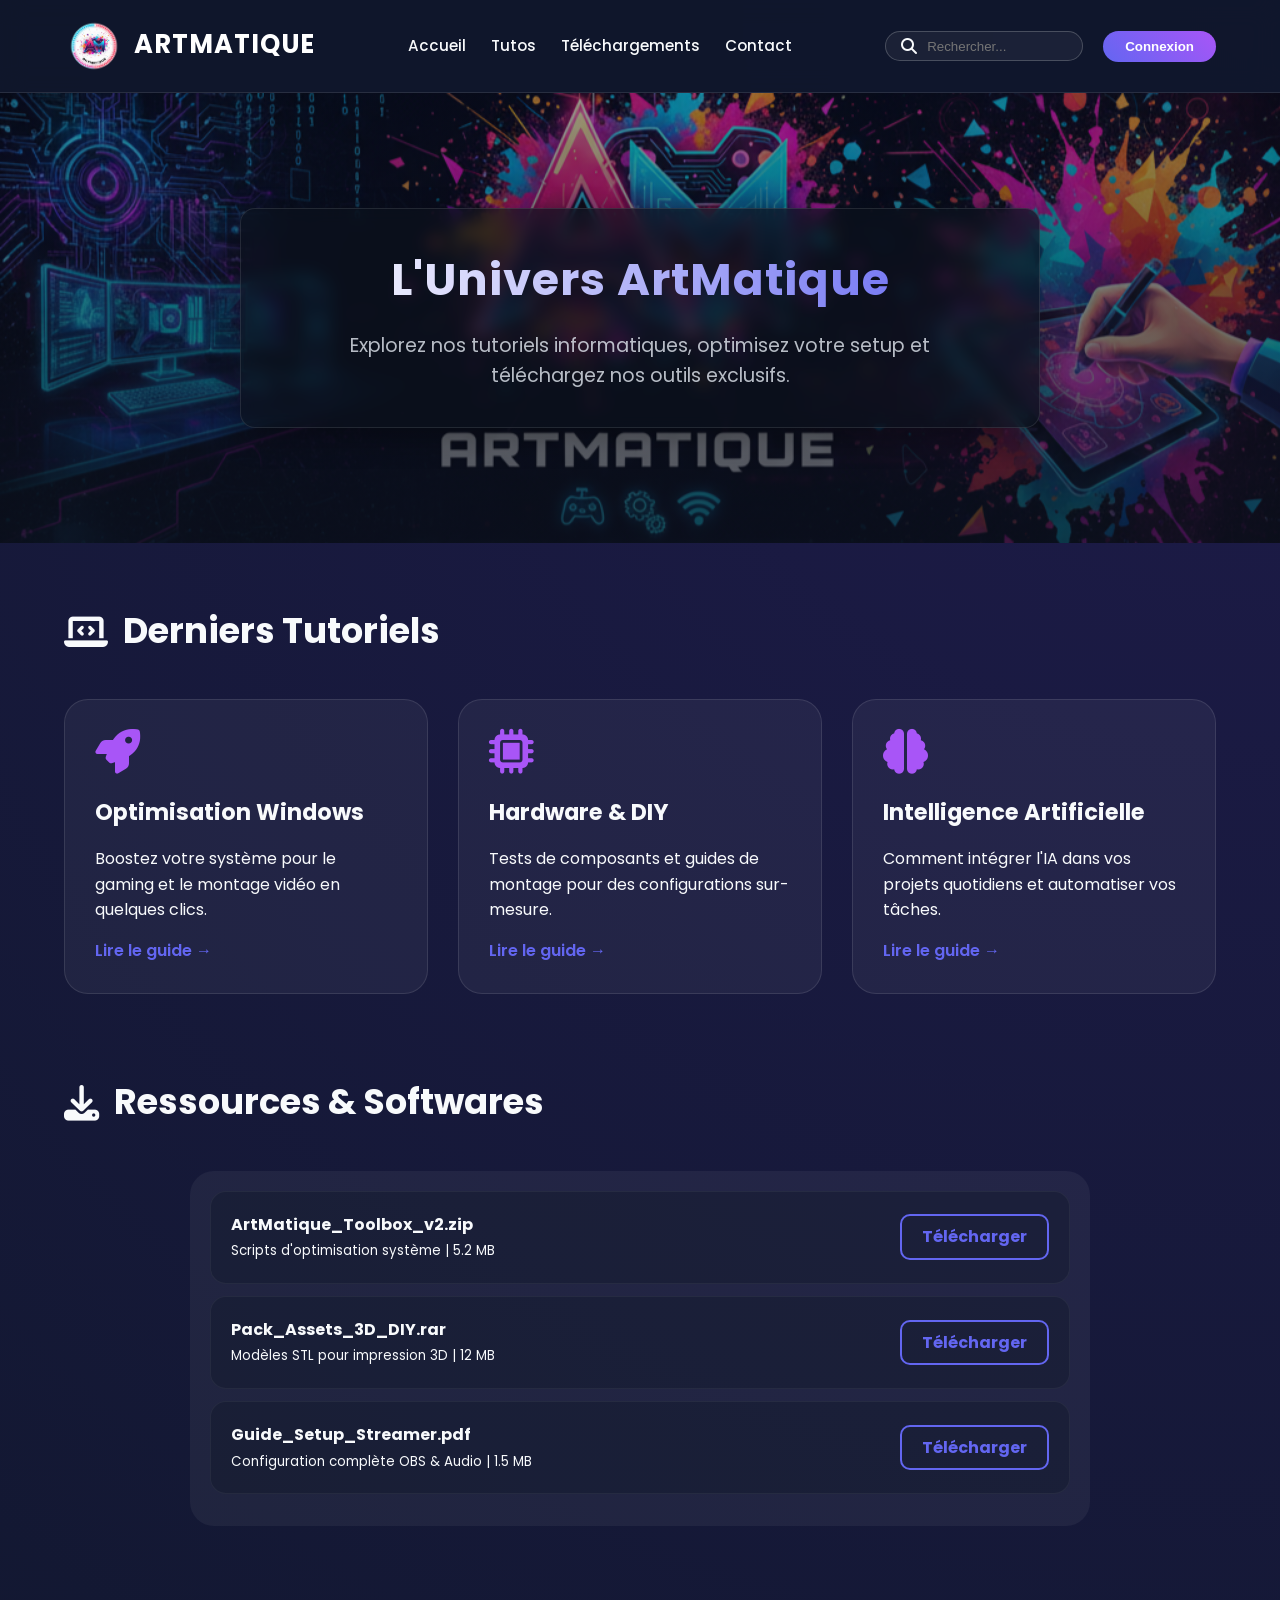
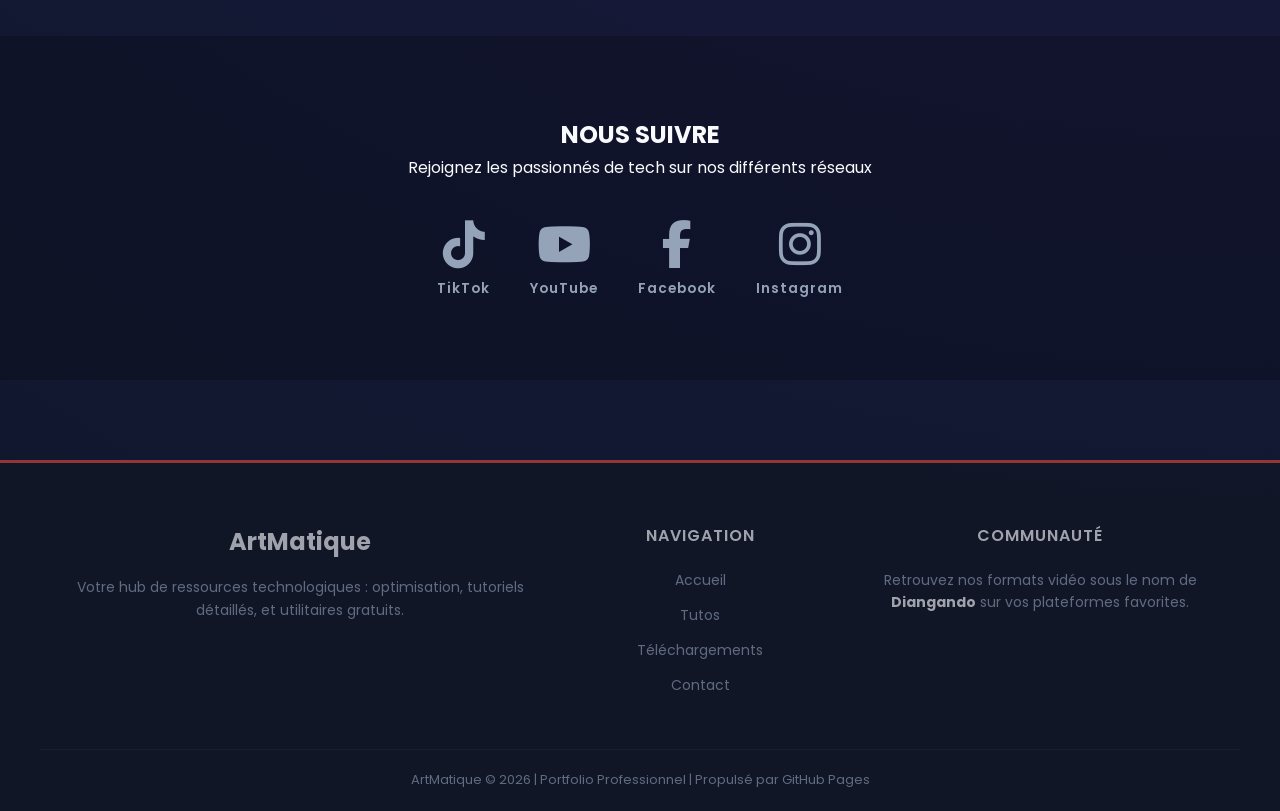
<file: index.html>
<!DOCTYPE html>
<html lang="fr">
<head>
    <meta charset="UTF-8">
    <meta name="description" content="ArtMatique - Tutoriels informatiques, optimisation PC, logiciels et ressources gratuites.">
    <meta name="keywords" content="informatique, tutoriel, windows, optimisation pc, logiciels, tech Sénégal">
    <meta name="author" content="ArtMatique">
    <meta name="viewport" content="width=device-width, initial-scale=1.0">
    <meta name="google-site-verification" content="CcK7PW3q4eCHnU6sGk1ZjInFiMDiixzeIgjHtxkePN4" />
    <meta name="google-adsense-account" content="ca-pub-4691083985046231">
    <script async src="https://pagead2.googlesyndication.com/pagead/js/adsbygoogle.js?client=ca-pub-4691083985046231"
     crossorigin="anonymous"></script>
    <title>ArtMatique</title>
    
    <link rel="stylesheet" href="https://cdnjs.cloudflare.com/ajax/libs/font-awesome/6.4.0/css/all.min.css">
    <link href="https://fonts.googleapis.com/css2?family=Poppins:wght@300;400;600;700&display=swap" rel="stylesheet">
    <link rel="stylesheet" href="css/style.css">
</head> 
<body>

<header>
    <div class="logo">
        <a href="index.html" title="logo_artmatique"><img src="assets/logo_1.png" alt="Logo" class="logo-img"></a><span>ArtMatique</span>
    </div>
    <nav>
        <ul>
            <li><a href="index.html">Accueil</a></li>
            <li><a href="tutos.html">Tutos</a></li>
            <li><a href="downloads.html">Téléchargements</a></li>
            <li><a href="contact.html">Contact</a></li>
        </ul>
    </nav>
    <div class="nav-tools">
        <div class="search-box">
            <i class="fas fa-search"></i>
            <input type="text" placeholder="Rechercher...">
        </div>
        <button class="btn-login">Connexion</button>
    </div>
</header>

<!-- Section Hero avec gestion de la bannière en arrière-plan -->
<section class="hero">
    <div class="hero-content">
        <h1>L'Univers ArtMatique</h1>
        <p>Explorez nos tutoriels informatiques, optimisez votre setup et téléchargez nos outils exclusifs.</p>
    </div>
</section>

<div class="container">
    
    <h2 class="section-title" id="tutos"><i class="fas fa-laptop-code"></i> Derniers Tutoriels</h2>
    <div class="grid_main">
        <div class="card">
            <i class="fas fa-rocket"></i>
            <h3>Optimisation Windows</h3>
            <p>Boostez votre système pour le gaming et le montage vidéo en quelques clics.</p>
            <a href="#" style="color:var(--primary); text-decoration:none; margin-top:15px; display:block; font-weight:600;">Lire le guide →</a>
        </div>
        <div class="card">
            <i class="fas fa-microchip"></i>
            <h3>Hardware & DIY</h3>
            <p>Tests de composants et guides de montage pour des configurations sur-mesure.</p>
            <a href="#" style="color:var(--primary); text-decoration:none; margin-top:15px; display:block; font-weight:600;">Lire le guide →</a>
        </div>
        <div class="card">
            <i class="fas fa-brain"></i>
            <h3>Intelligence Artificielle</h3>
            <p>Comment intégrer l'IA dans vos projets quotidiens et automatiser vos tâches.</p>
            <a href="#" style="color:var(--primary); text-decoration:none; margin-top:15px; display:block; font-weight:600;">Lire le guide →</a>
        </div>
    </div>

    <h2 class="section-title" id="downloads" style="margin-top: 80px;"><i class="fas fa-download"></i> Ressources & Softwares</h2>
    <div class="download-container">
        <div class="dl-item">
            <div>
                <strong>ArtMatique_Toolbox_v2.zip</strong><br>
                <small>Scripts d'optimisation système | 5.2 MB</small>
            </div>
            <a href="#" class="btn-action">Télécharger</a>
        </div>
        <div class="dl-item">
            <div>
                <strong>Pack_Assets_3D_DIY.rar</strong><br>
                <small>Modèles STL pour impression 3D | 12 MB</small>
            </div>
            <a href="#" class="btn-action">Télécharger</a>
        </div>
        <div class="dl-item">
            <div>
                <strong>Guide_Setup_Streamer.pdf</strong><br>
                <small>Configuration complète OBS & Audio | 1.5 MB</small>
            </div>
            <a href="#" class="btn-action">Télécharger</a>
        </div>
    </div>

</div>

<section class="social-section" id="contact">
    <h2>NOUS SUIVRE</h2>
    <p>Rejoignez les passionnés de tech sur nos différents réseaux</p>
    <div class="social-links">
        <a href="https://tiktok.com/@diangando1" class="social-icon tiktok">
            <i class="fab fa-tiktok"></i>
            <span>TikTok</span>
        </a>
        <a href="https://www.youtube.com/@Mekartronique" class="social-icon youtube">
            <i class="fab fa-youtube"></i>
            <span>YouTube</span>
        </a>
        <a href="#" class="social-icon facebook">
            <i class="fab fa-facebook-f"></i>
            <span>Facebook</span>
        </a>
        <a href="#" class="social-icon instagram">
            <i class="fab fa-instagram"></i>
            <span>Instagram</span>
        </a>
    </div>
</section>

<!-- Footer Nouveau et Plus Cool -->
<footer class="main-footer">
    <div class="footer-container">
        <div class="footer-brand">
            <h3>ArtMatique</h3>
            <p>Votre hub de ressources technologiques : optimisation, tutoriels détaillés, et utilitaires gratuits.</p>
        </div>
        <div class="footer-links">
            <h4>Navigation</h4>
            <ul>
                <li><a href="index.html">Accueil</a></li>
                <li><a href="tutos.html">Tutos</a></li>
                <li><a href="downloads.html">Téléchargements</a></li>
                <li><a href="contact.html">Contact</a></li>
            </ul>
        </div>
        <div class="footer-community">
            <h4>Communauté</h4>
            <p>Retrouvez nos formats vidéo sous le nom de <strong>Diangando</strong> sur vos plateformes favorites.</p>
        </div>
    </div>
    <div class="footer-bottom">
        <p>ArtMatique &copy; 2026 | Portfolio Professionnel | Propulsé par GitHub Pages</p>
    </div>
</footer>

</body>
</html>
</file>
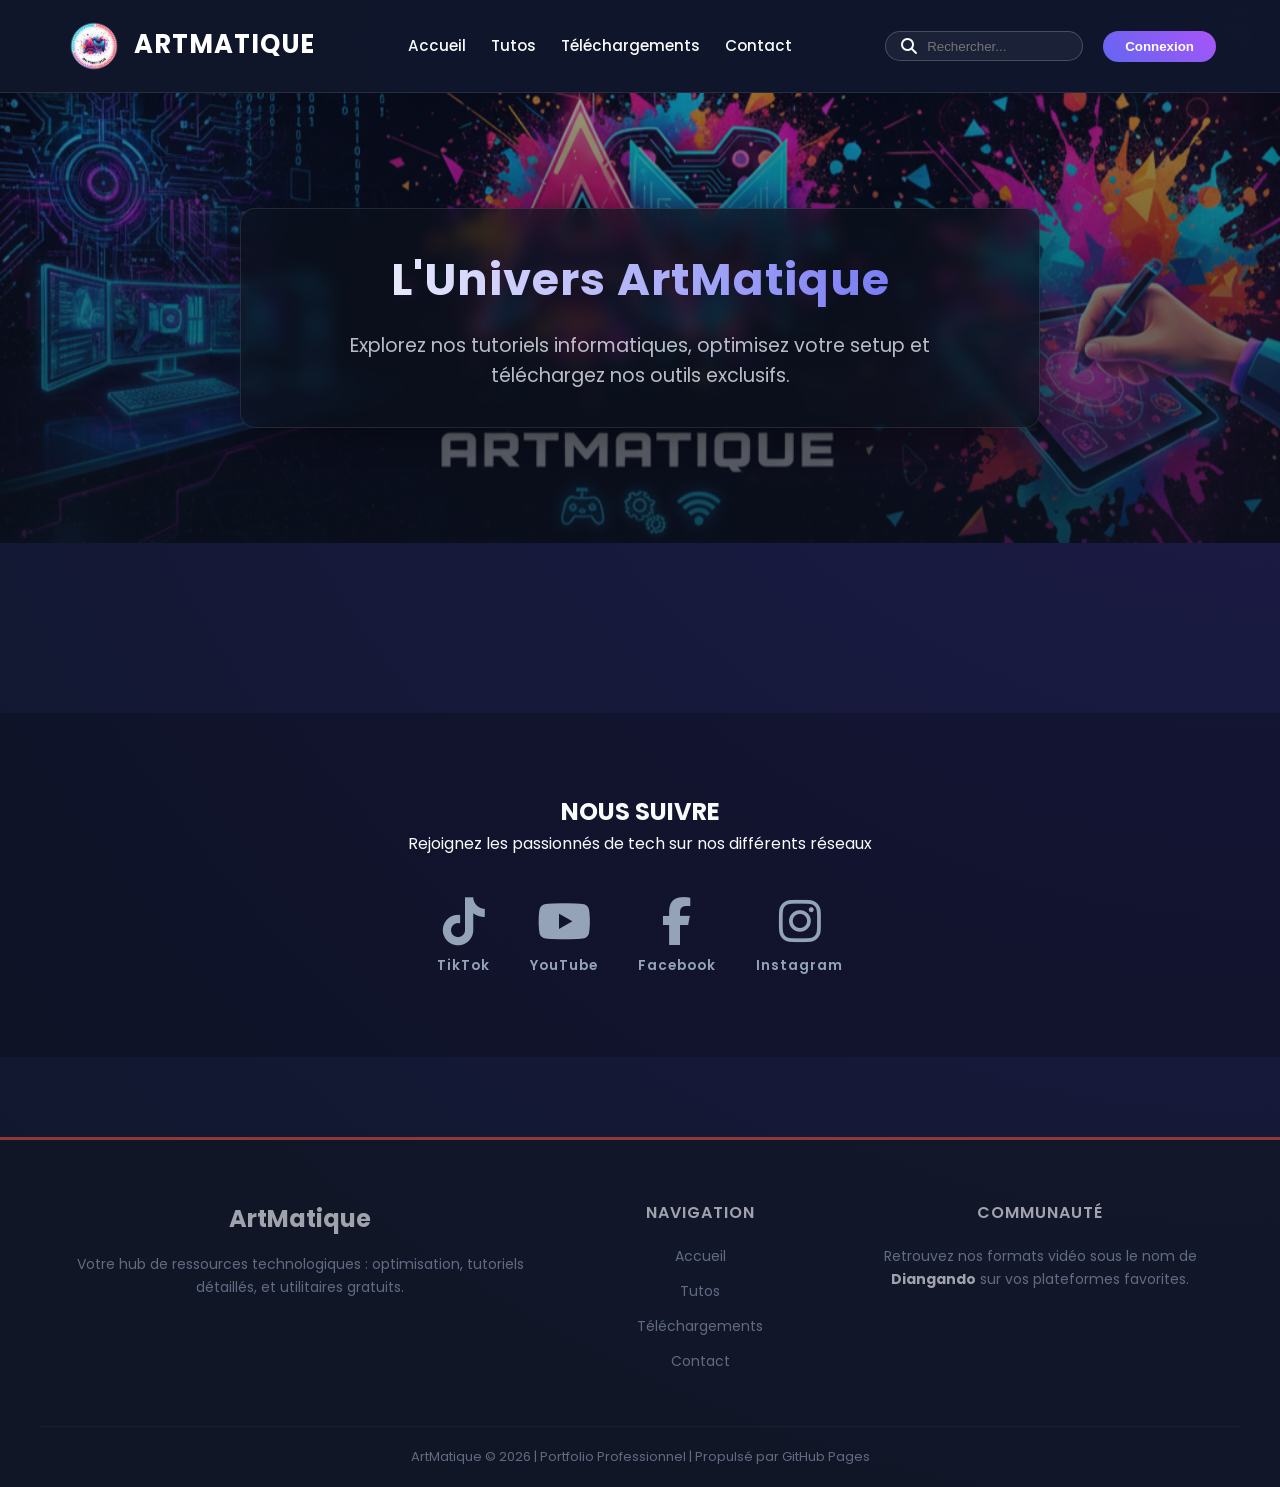
<file: contact.html>
<!DOCTYPE html>
<html lang="fr">
<head>
    <meta charset="UTF-8">
    <meta name="viewport" content="width=device-width, initial-scale=1.0">
    <title>Contact</title>
    
    <link rel="stylesheet" href="https://cdnjs.cloudflare.com/ajax/libs/font-awesome/6.4.0/css/all.min.css">
    <link href="https://fonts.googleapis.com/css2?family=Poppins:wght@300;400;600;700&display=swap" rel="stylesheet">
        <meta name="google-site-verification" content="CcK7PW3q4eCHnU6sGk1ZjInFiMDiixzeIgjHtxkePN4" />
    <script async src="https://pagead2.googlesyndication.com/pagead/js/adsbygoogle.js?client=ca-pub-4691083985046231"
     crossorigin="anonymous"></script>
    <link rel="stylesheet" href="css/style.css">
</head>
<body>

<header>
<div class="logo">
        <a href="index.html" title = "logo_artmatique" ><img src="assets/logo_1.png" alt="Logo" class="logo-img"></a><span>ArtMatique</span>
    </div>
    <nav>
        <ul>
            <li><a href="index.html">Accueil</a></li>
            <li><a href="tutos.html">Tutos</a></li>
            <li><a href="downloads.html">Téléchargements</a></li>
            <li><a href="contact.html">Contact</a></li>
        </ul>
    </nav>
    <div class="nav-tools">
        <div class="search-box">
            <i class="fas fa-search"></i>
            <input type="text" placeholder="Rechercher...">
        </div>
        <button class="btn-login">Connexion</button>
    </div>
</header>

<section class="hero">
    <div class="hero-content">
        <h1>L'Univers ArtMatique</h1>
        <p>Explorez nos tutoriels informatiques, optimisez votre setup et téléchargez nos outils exclusifs.</p>
    </div>
</section>

<div class="container">
   

</div>

<section class="social-section" id="contact">
    <h2>NOUS SUIVRE</h2>
    <p>Rejoignez les passionnés de tech sur nos différents réseaux</p>
    <div class="social-links">
        <a href="https://tiktok.com/@diangando1" class="social-icon tiktok">
            <i class="fab fa-tiktok"></i>
            <span>TikTok</span>
        </a>
        <a href="https://www.youtube.com/@Mekartronique" class="social-icon youtube">
            <i class="fab fa-youtube"></i>
            <span>YouTube</span>
        </a>
        <a href="#" class="social-icon facebook">
            <i class="fab fa-facebook-f"></i>
            <span>Facebook</span>
        </a>
        <a href="#" class="social-icon instagram">
            <i class="fab fa-instagram"></i>
            <span>Instagram</span>
        </a>
    </div>
</section>

<footer class="main-footer">
    <div class="footer-container">
        <div class="footer-brand">
            <h3>ArtMatique</h3>
            <p>Votre hub de ressources technologiques : optimisation, tutoriels détaillés, et utilitaires gratuits.</p>
        </div>
        <div class="footer-links">
            <h4>Navigation</h4>
            <ul>
                <li><a href="index.html">Accueil</a></li>
                <li><a href="tutos.html">Tutos</a></li>
                <li><a href="downloads.html">Téléchargements</a></li>
                <li><a href="contact.html">Contact</a></li>
            </ul>
        </div>
        <div class="footer-community">
            <h4>Communauté</h4>
            <p>Retrouvez nos formats vidéo sous le nom de <strong>Diangando</strong> sur vos plateformes favorites.</p>
        </div>
    </div>
    <div class="footer-bottom">
        <p>ArtMatique &copy; 2026 | Portfolio Professionnel | Propulsé par GitHub Pages</p>
    </div>
</footer>

</body>
</html>
</file>
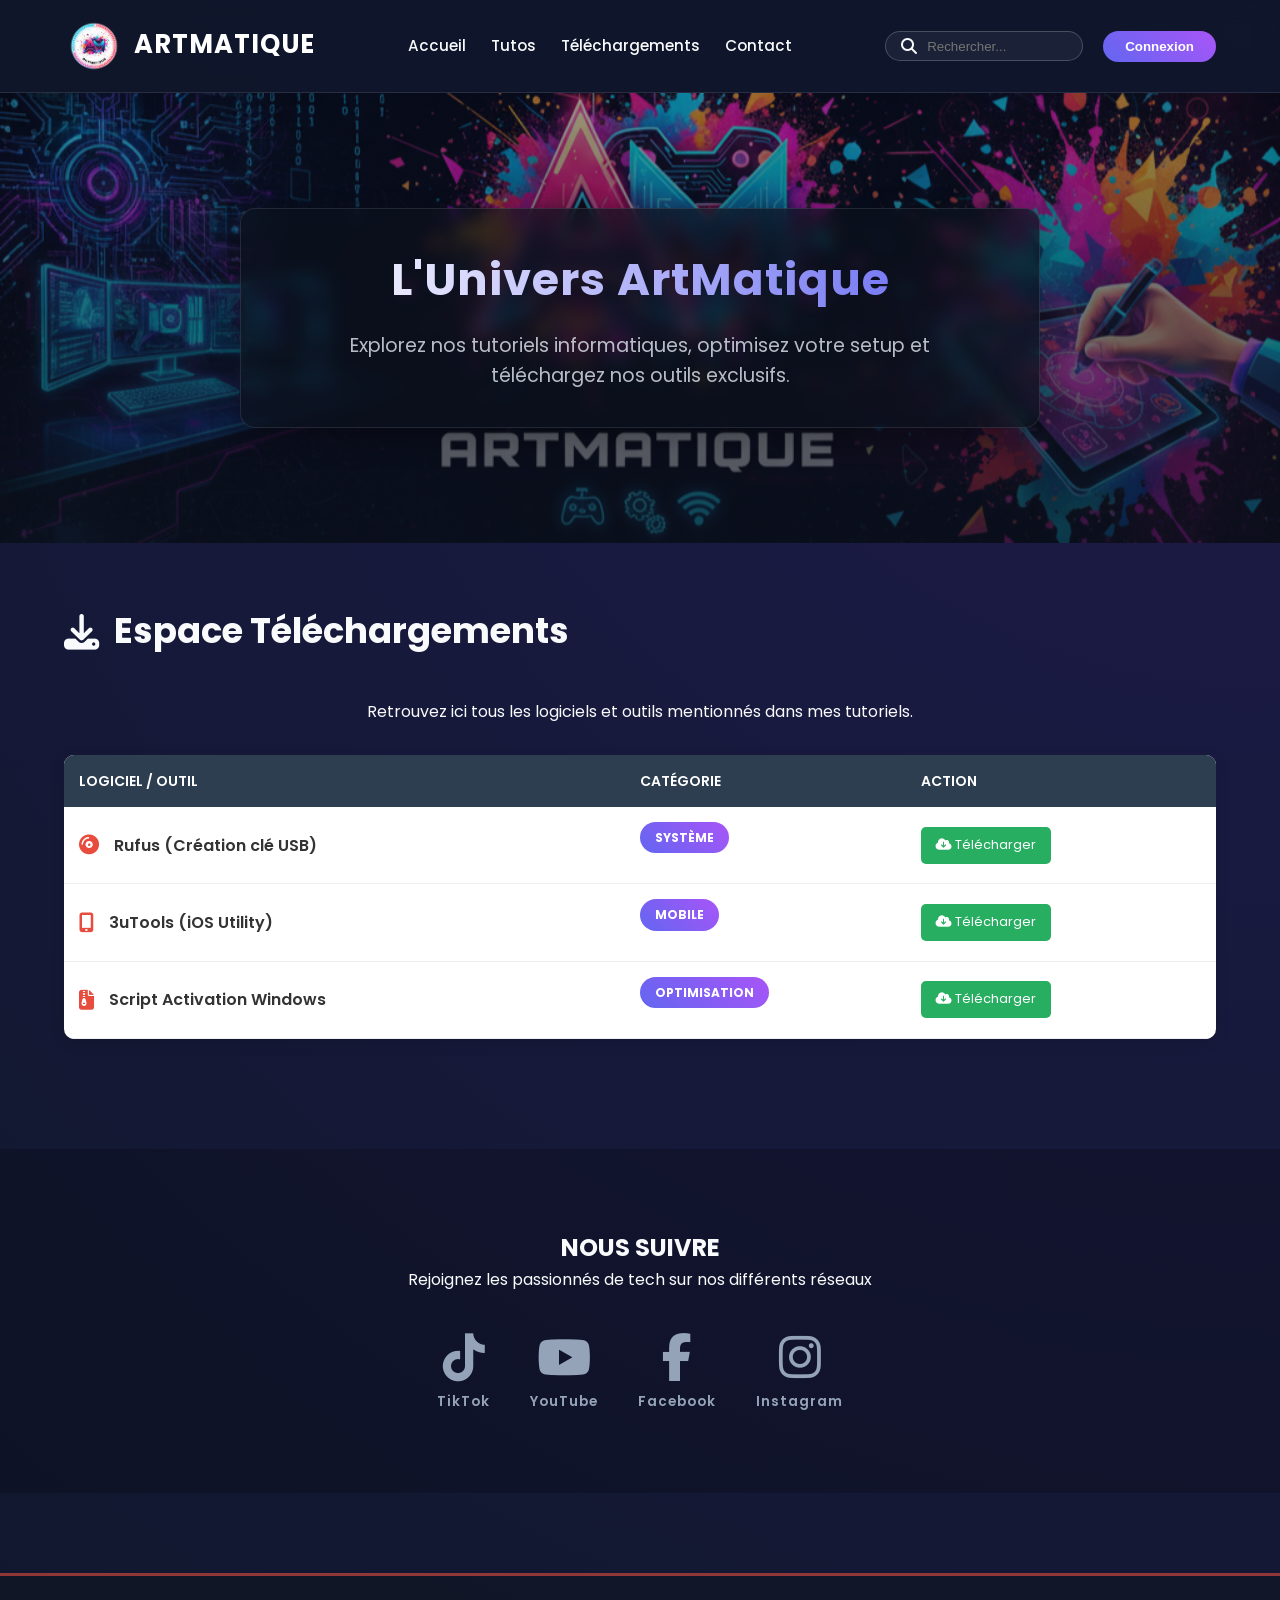
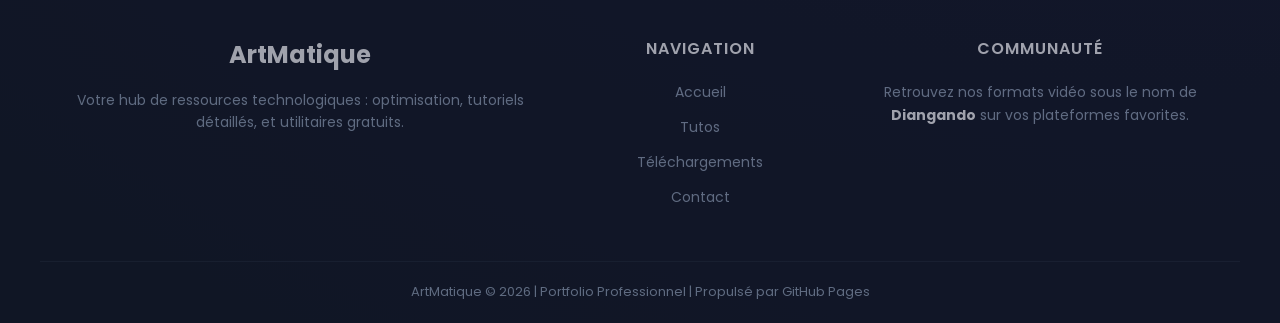
<file: downloads.html>
<!DOCTYPE html>
<html lang="fr">
<head>
    <meta charset="UTF-8">
    <meta name="viewport" content="width=device-width, initial-scale=1.0">
    <meta name="description" content="ArtMatique - Tutoriels informatiques, optimisation PC, logiciels et ressources gratuites.">
    <meta name="keywords" content="informatique, tutoriel, windows, optimisation pc, logiciels, tech Sénégal">
        <meta name="google-site-verification" content="CcK7PW3q4eCHnU6sGk1ZjInFiMDiixzeIgjHtxkePN4" />
    <script async src="https://pagead2.googlesyndication.com/pagead/js/adsbygoogle.js?client=ca-pub-4691083985046231"
     crossorigin="anonymous"></script>
    <meta name="author" content="ArtMatique">
    <title>Téléchargements</title>
    
    <link rel="stylesheet" href="https://cdnjs.cloudflare.com/ajax/libs/font-awesome/6.4.0/css/all.min.css">
    <link href="https://fonts.googleapis.com/css2?family=Poppins:wght@300;400;600;700&display=swap" rel="stylesheet">
    <link rel="stylesheet" href="css/style.css">
</head>
<body>

<header>
<div class="logo">
        <a href="index.html" title = "logo_artmatique" ><img src="assets/logo_1.png" alt="Logo" class="logo-img"></a><span>ArtMatique</span>
</div>
    <nav>
        <ul>
            <li><a href="index.html">Accueil</a></li>
            <li><a href="tutos.html">Tutos</a></li>
            <li><a href="downloads.html">Téléchargements</a></li>
            <li><a href="contact.html">Contact</a></li>
        </ul>
    </nav>
    <div class="nav-tools">
        <div class="search-box">
            <i class="fas fa-search"></i>
            <input type="text" placeholder="Rechercher...">
        </div>
        <button class="btn-login">Connexion</button>
    </div>
</header>


   <section class="hero">
    <div class="hero-content">
        <h1>L'Univers ArtMatique</h1>
        <p>Explorez nos tutoriels informatiques, optimisez votre setup et téléchargez nos outils exclusifs.</p>
    </div>
</section>

<div class="container">
   <h2 class="section-title"><i class="fas fa-download"></i> Espace Téléchargements</h2>
    <p style="text-align: center; margin-bottom: 30px;">Retrouvez ici tous les logiciels et outils mentionnés dans mes tutoriels.</p>

    <div class="download-table">
        <div class="table-header">
            <div class="col">Logiciel / Outil</div>
            <div class="col">Catégorie</div>
            <div class="col">Action</div>
        </div>

        <div class="table-row">
            <div class="col name">
                <i class="fas fa-compact-disc"></i> 
                <span>Rufus (Création clé USB)</span>
            </div>
            <div class="col category"><span class="tag">Système</span></div>
            <div class="col action">
                <a href="https://rufus.ie/fr/" class="btn-download"><i class="fas fa-cloud-download-alt"></i> Télécharger</a>
            </div>
        </div>

        <div class="table-row">
            <div class="col name">
                <i class="fas fa-mobile-alt"></i> 
                <span>3uTools (iOS Utility)</span>
            </div>
            <div class="col category"><span class="tag">Mobile</span></div>
            <div class="col action">
                <a href="https://www.3u.com/" class="btn-download"><i class="fas fa-cloud-download-alt"></i> Télécharger</a>
            </div>
        </div>

        <div class="table-row">
            <div class="col name">
                <i class="fas fa-file-archive"></i> 
                <span>Script Activation Windows</span>
            </div>
            <div class="col category"><span class="tag">Optimisation</span></div>
            <div class="col action">
                <a href="files/scripts/win_activator.bat" class="btn-download"><i class="fas fa-cloud-download-alt"></i> Télécharger</a>
            </div>
        </div>

        </div>

</div>

<section class="social-section" id="contact">
    <h2>NOUS SUIVRE</h2>
    <p>Rejoignez les passionnés de tech sur nos différents réseaux</p>
    <div class="social-links">
        <a href="https://tiktok.com/@diangando1" class="social-icon tiktok">
            <i class="fab fa-tiktok"></i>
            <span>TikTok</span>
        </a>
        <a href="https://www.youtube.com/@Mekartronique" class="social-icon youtube">
            <i class="fab fa-youtube"></i>
            <span>YouTube</span>
        </a>
        <a href="#" class="social-icon facebook">
            <i class="fab fa-facebook-f"></i>
            <span>Facebook</span>
        </a>
        <a href="#" class="social-icon instagram">
            <i class="fab fa-instagram"></i>
            <span>Instagram</span>
        </a>
    </div>
</section>

<footer class="main-footer">
    <div class="footer-container">
        <div class="footer-brand">
            <h3>ArtMatique</h3>
            <p>Votre hub de ressources technologiques : optimisation, tutoriels détaillés, et utilitaires gratuits.</p>
        </div>
        <div class="footer-links">
            <h4>Navigation</h4>
            <ul>
                <li><a href="index.html">Accueil</a></li>
                <li><a href="tutos.html">Tutos</a></li>
                <li><a href="downloads.html">Téléchargements</a></li>
                <li><a href="contact.html">Contact</a></li>
            </ul>
        </div>
        <div class="footer-community">
            <h4>Communauté</h4>
            <p>Retrouvez nos formats vidéo sous le nom de <strong>Diangando</strong> sur vos plateformes favorites.</p>
        </div>
    </div>
    <div class="footer-bottom">
        <p>ArtMatique &copy; 2026 | Portfolio Professionnel | Propulsé par GitHub Pages</p>
    </div>
</footer>

</body>
</html>
</file>
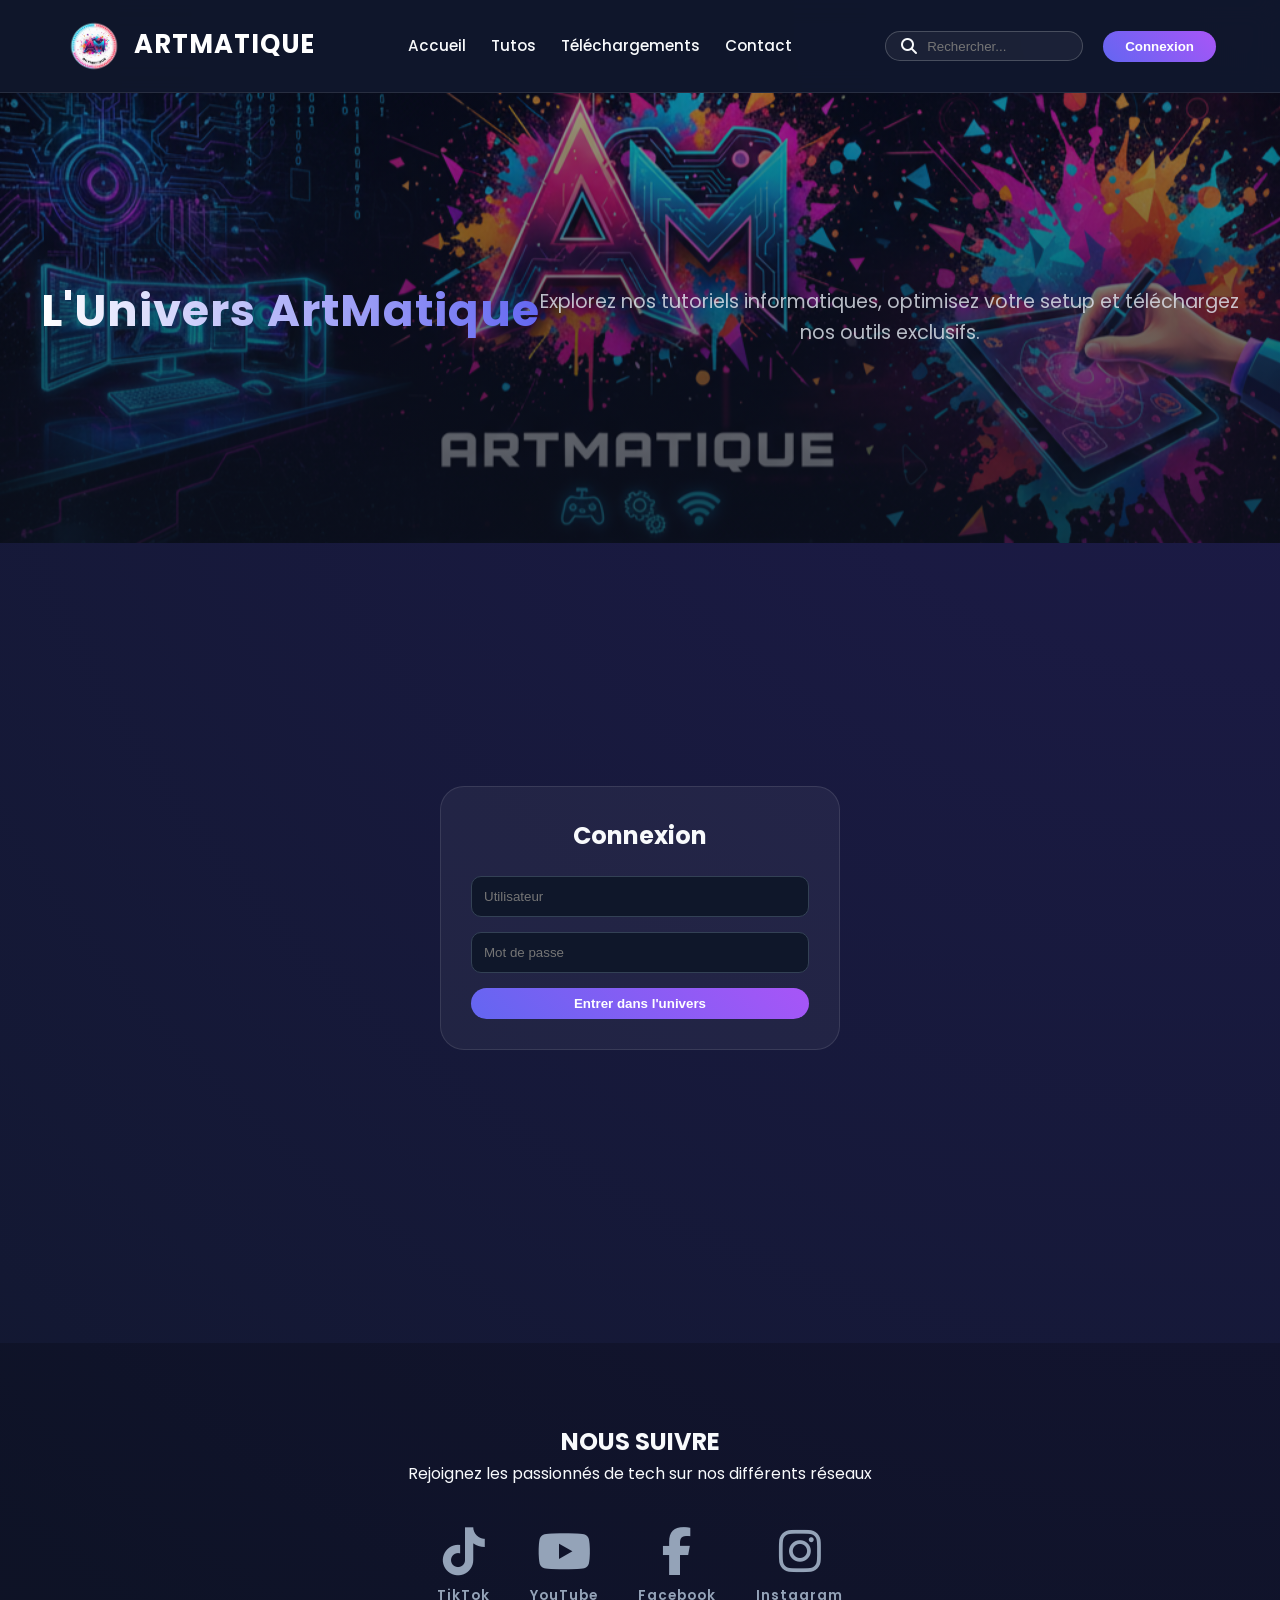
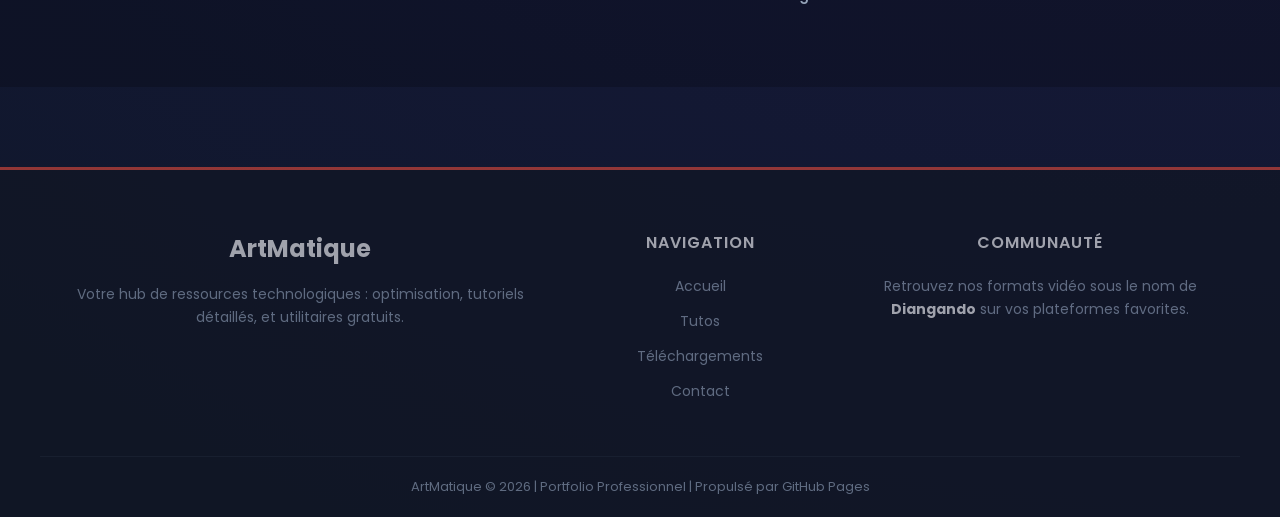
<file: login.html>
<!DOCTYPE html>
<html lang="fr">
<head>
    <meta charset="UTF-8">
    <meta name="viewport" content="width=device-width, initial-scale=1.0">
    <meta name="description" content="ArtMatique - Tutoriels informatiques, optimisation PC, logiciels et ressources gratuites.">
    <meta name="keywords" content="informatique, tutoriel, windows, optimisation pc, logiciels, tech Sénégal">
        <meta name="google-site-verification" content="CcK7PW3q4eCHnU6sGk1ZjInFiMDiixzeIgjHtxkePN4" />
    <meta name="author" content="ArtMatique">
        <title>Connexion</title>
    
    <link rel="stylesheet" href="https://cdnjs.cloudflare.com/ajax/libs/font-awesome/6.4.0/css/all.min.css">
    <link href="https://fonts.googleapis.com/css2?family=Poppins:wght@300;400;600;700&display=swap" rel="stylesheet">
    <link rel="stylesheet" href="css/style.css">
</head>
<body>

 <header>
    <div class="logo">
        <a href="index.html" title = "logo_artmatique" ><img src="assets/logo_1.png" alt="Logo" class="logo-img"></a><span>ArtMatique</span>
     </div>
    <nav>
        <ul>
            <li><a href="index.html">Accueil</a></li>
            <li><a href="tutos.html">Tutos</a></li>
            <li><a href="downloads.html">Téléchargements</a></li>
            <li><a href="contact.html">Contact</a></li>
        </ul>
    </nav>
    <div class="nav-tools">
        <div class="search-box">
            <i class="fas fa-search"></i>
            <input type="text" placeholder="Rechercher...">
        </div>
        <button class="btn-login">Connexion</button>
    </div>
</header>

<section class="hero">
    <h1>L'Univers ArtMatique</h1>
    <p>Explorez nos tutoriels informatiques, optimisez votre setup et téléchargez nos outils exclusifs.</p>
</section>

<div class="container">
   <div class="container" style="display:flex; justify-content:center; align-items:center; min-height:70vh;">
    <div class="card" style="width:100%; max-width:400px;">
        <h2 style="text-align:center; margin-bottom:20px;">Connexion</h2>
        <form style="display:flex; flex-direction:column; gap:15px;">
            <input type="text" placeholder="Utilisateur" style="padding:12px; border-radius:10px; border:1px solid #334155; background:var(--dark); color:white;">
            <input type="password" placeholder="Mot de passe" style="padding:12px; border-radius:10px; border:1px solid #334155; background:var(--dark); color:white;">
            <button class="btn-login" type="submit">Entrer dans l'univers</button>
        </form>
    </div>
</div>

</div>

<section class="social-section" id="contact">
    <h2>NOUS SUIVRE</h2>
    <p>Rejoignez les passionnés de tech sur nos différents réseaux</p>
    <div class="social-links">
        <a href="https://tiktok.com/@diangando1" class="social-icon tiktok">
            <i class="fab fa-tiktok"></i>
            <span>TikTok</span>
        </a>
        <a href="https://www.youtube.com/@Mekartronique" class="social-icon youtube">
            <i class="fab fa-youtube"></i>
            <span>YouTube</span>
        </a>
        <a href="#" class="social-icon facebook">
            <i class="fab fa-facebook-f"></i>
            <span>Facebook</span>
        </a>
        <a href="#" class="social-icon instagram">
            <i class="fab fa-instagram"></i>
            <span>Instagram</span>
        </a>
    </div>
</section>

<footer class="main-footer">
    <div class="footer-container">
        <div class="footer-brand">
            <h3>ArtMatique</h3>
            <p>Votre hub de ressources technologiques : optimisation, tutoriels détaillés, et utilitaires gratuits.</p>
        </div>
        <div class="footer-links">
            <h4>Navigation</h4>
            <ul>
                <li><a href="index.html">Accueil</a></li>
                <li><a href="tutos.html">Tutos</a></li>
                <li><a href="downloads.html">Téléchargements</a></li>
                <li><a href="contact.html">Contact</a></li>
            </ul>
        </div>
        <div class="footer-community">
            <h4>Communauté</h4>
            <p>Retrouvez nos formats vidéo sous le nom de <strong>Diangando</strong> sur vos plateformes favorites.</p>
        </div>
    </div>
    <div class="footer-bottom">
        <p>ArtMatique &copy; 2026 | Portfolio Professionnel | Propulsé par GitHub Pages</p>
    </div>
</footer>

</body>
</html>
</file>
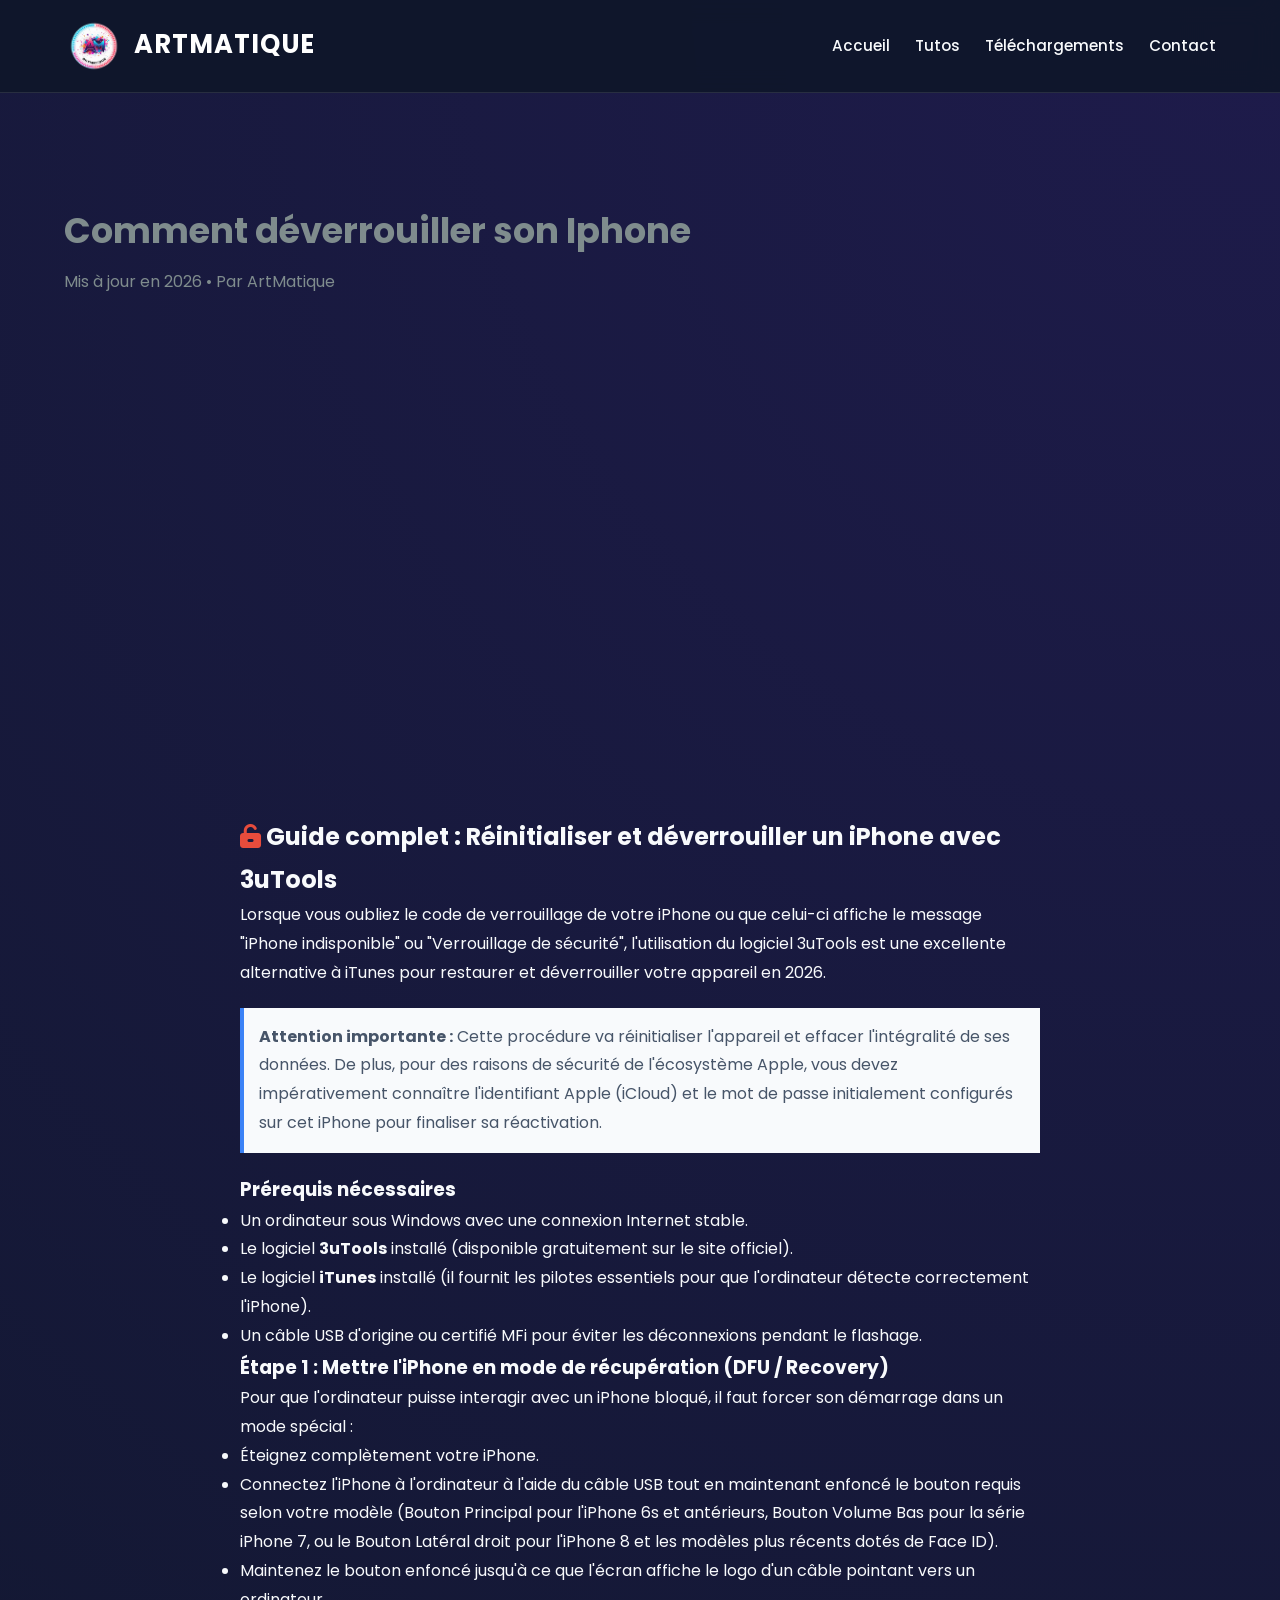
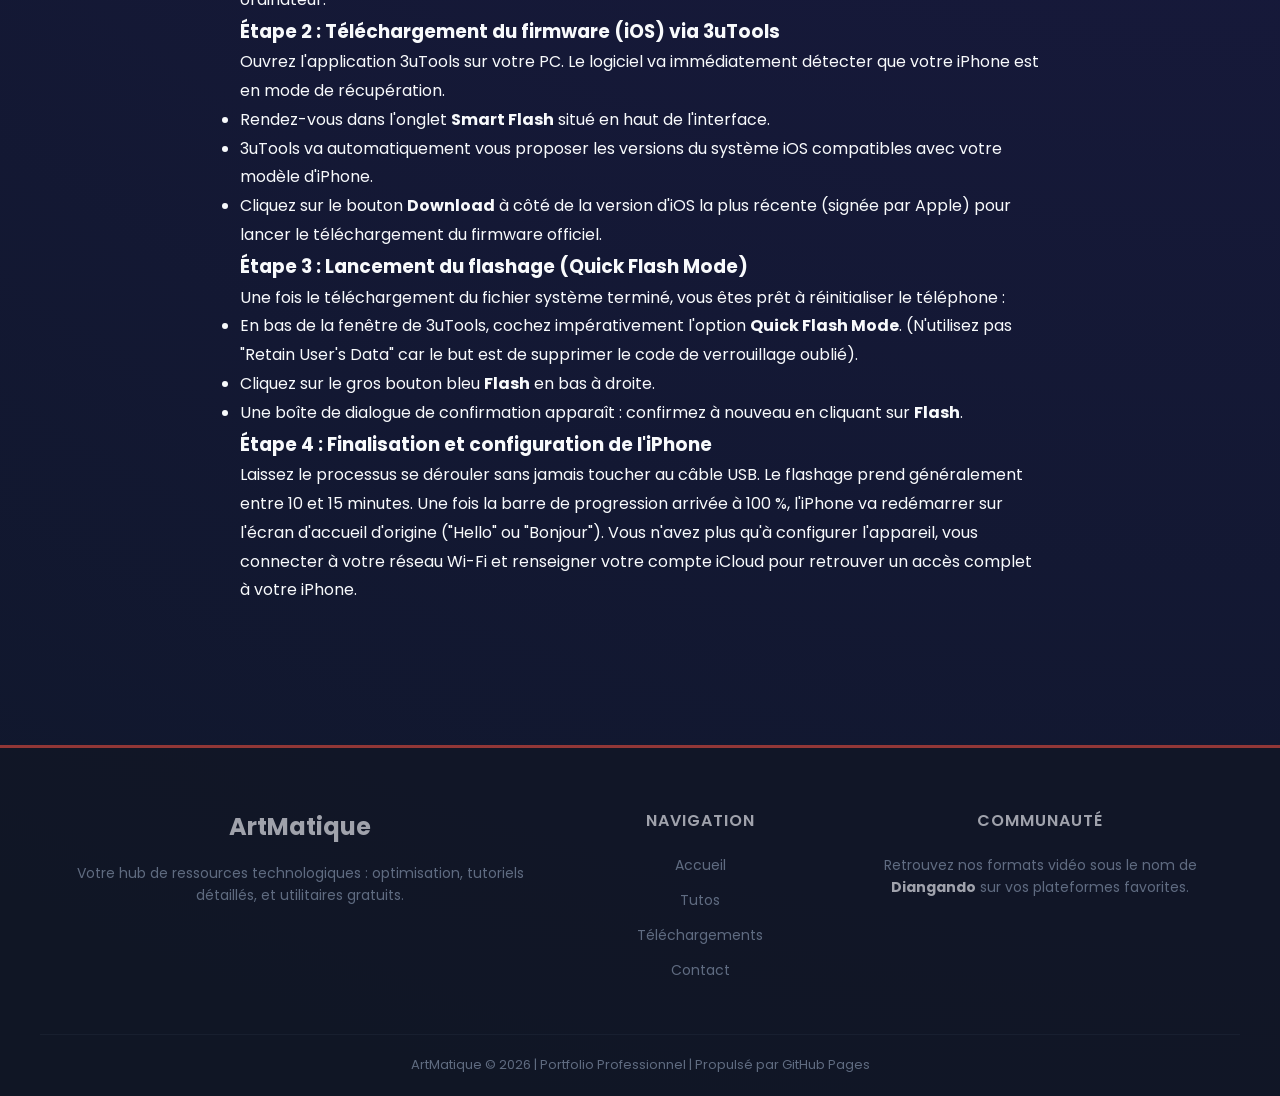
<file: tuto-deverrouiller-iphone.html>
<!DOCTYPE html>
<html lang="fr">
<head>
    <meta charset="UTF-8">
    <!-- IMPORTANT : Un titre ultra-précis pour Google -->
    <title>Comment déverrouiller son Iphone sans Itunes | ArtMatique</title>
    <meta name="description" content="Guide complet pour déverrouiller son Iphone vérouillé.">
    <meta name="keywords" content="déverrouiller iphone, itunes, 3utools, tutoriel informatique, Sénégal">
    <meta name="viewport" content="width=device-width, initial-scale=1.0">
    <meta name="google-site-verification" content="CcK7PW3q4eCHnU6sGk1ZjInFiMDiixzeIgjHtxkePN4" />
    <meta name="google-adsense-account" content="ca-pub-4691083985046231">
    <script async src="https://pagead2.googlesyndication.com/pagead/js/adsbygoogle.js?client=ca-pub-4691083985046231"
     crossorigin="anonymous"></script>
    <link rel="stylesheet" href="https://cdnjs.cloudflare.com/ajax/libs/font-awesome/6.4.0/css/all.min.css">
    <link href="https://fonts.googleapis.com/css2?family=Poppins:wght@300;400;600;700&display=swap" rel="stylesheet">
    <link rel="stylesheet" href="css/style.css">
</head> 
<body>

<header>
    <div class="logo">
        <a href="index.html" title="logo_artmatique"><img src="assets/logo_1.png" alt="Logo" class="logo-img"></a><span>ArtMatique</span>
    </div>
    <nav>
        <ul>
            <li><a href="index.html">Accueil</a></li>
            <li><a href="tutos.html">Tutos</a></li>
            <li><a href="downloads.html">Téléchargements</a></li>
            <li><a href="contact.html">Contact</a></li>
        </ul>
    </nav>
</header>

<div class="container" style="margin-top: 50px;">
    <!-- Titre du Tutoriel -->
    <h1 style="color: #7f8c8d; font-size: 2.2rem; margin-bottom: 10px;">Comment déverrouiller son Iphone</h1>
    <p style="color: #7f8c8d; margin-bottom: 30px;">Mis à jour en 2026 • Par ArtMatique</p>

    <!-- La Vidéo en grand -->
    <div class="video-tuto-unique" style="width: 100%; max-width: 800px; margin: 0 auto 40px auto;">
        <div style="position: relative; padding-bottom: 56.25%; height: 0; overflow: hidden;">
            <iframe src="https://www.youtube.com/embed/itEPheFOEww" 
                    style="position: absolute; top: 0; left: 0; width: 100%; height: 100%; border: 0;"
                    allowfullscreen></iframe>
        </div>
    </div>

    <!-- Le Guide Écrit (Ce que Google va adorer lire) -->
    <div class="tuto-text-content" style="max-width: 800px; margin: 0 auto; line-height: 1.8; style="color: white;">
       <h2><i class="fas fa-unlock-alt" style="color:#e74c3c;"></i> Guide complet : Réinitialiser et déverrouiller un iPhone avec 3uTools</h2>

<p>Lorsque vous oubliez le code de verrouillage de votre iPhone ou que celui-ci affiche le message "iPhone indisponible" ou "Verrouillage de sécurité", l'utilisation du logiciel 3uTools est une excellente alternative à iTunes pour restaurer et déverrouiller votre appareil en 2026.</p>

<blockquote style="background: #f8fafc; border-left: 4px solid #3b82f6; padding: 15px; margin: 20px 0; color: #475569;">
    <strong>Attention importante :</strong> Cette procédure va réinitialiser l'appareil et effacer l'intégralité de ses données. De plus, pour des raisons de sécurité de l'écosystème Apple, vous devez impérativement connaître l'identifiant Apple (iCloud) et le mot de passe initialement configurés sur cet iPhone pour finaliser sa réactivation.
</blockquote>

<h3>Prérequis nécessaires</h3>
<ul>
    <li>Un ordinateur sous Windows avec une connexion Internet stable.</li>
    <li>Le logiciel <strong>3uTools</strong> installé (disponible gratuitement sur le site officiel).</li>
    <li>Le logiciel <strong>iTunes</strong> installé (il fournit les pilotes essentiels pour que l'ordinateur détecte correctement l'iPhone).</li>
    <li>Un câble USB d'origine ou certifié MFi pour éviter les déconnexions pendant le flashage.</li>
</ul>

<h3>Étape 1 : Mettre l'iPhone en mode de récupération (DFU / Recovery)</h3>
<p>Pour que l'ordinateur puisse interagir avec un iPhone bloqué, il faut forcer son démarrage dans un mode spécial :</p>
<ul>
    <li>Éteignez complètement votre iPhone.</li>
    <li>Connectez l'iPhone à l'ordinateur à l'aide du câble USB tout en maintenant enfoncé le bouton requis selon votre modèle (Bouton Principal pour l'iPhone 6s et antérieurs, Bouton Volume Bas pour la série iPhone 7, ou le Bouton Latéral droit pour l'iPhone 8 et les modèles plus récents dotés de Face ID).</li>
    <li>Maintenez le bouton enfoncé jusqu'à ce que l'écran affiche le logo d'un câble pointant vers un ordinateur.</li>
</ul>

<h3>Étape 2 : Téléchargement du firmware (iOS) via 3uTools</h3>
<p>Ouvrez l'application 3uTools sur votre PC. Le logiciel va immédiatement détecter que votre iPhone est en mode de récupération.</p>
<ul>
    <li>Rendez-vous dans l'onglet <strong>Smart Flash</strong> situé en haut de l'interface.</li>
    <li>3uTools va automatiquement vous proposer les versions du système iOS compatibles avec votre modèle d'iPhone.</li>
    <li>Cliquez sur le bouton <strong>Download</strong> à côté de la version d'iOS la plus récente (signée par Apple) pour lancer le téléchargement du firmware officiel.</li>
</ul>

<h3>Étape 3 : Lancement du flashage (Quick Flash Mode)</h3>
<p>Une fois le téléchargement du fichier système terminé, vous êtes prêt à réinitialiser le téléphone :</p>
<ul>
    <li>En bas de la fenêtre de 3uTools, cochez impérativement l'option <strong>Quick Flash Mode</strong>. (N'utilisez pas "Retain User's Data" car le but est de supprimer le code de verrouillage oublié).</li>
    <li>Cliquez sur le gros bouton bleu <strong>Flash</strong> en bas à droite.</li>
    <li>Une boîte de dialogue de confirmation apparaît : confirmez à nouveau en cliquant sur <strong>Flash</strong>.</li>
</ul>

<h3>Étape 4 : Finalisation et configuration de l'iPhone</h3>
<p>Laissez le processus se dérouler sans jamais toucher au câble USB. Le flashage prend généralement entre 10 et 15 minutes. Une fois la barre de progression arrivée à 100 %, l'iPhone va redémarrer sur l'écran d'accueil d'origine ("Hello" ou "Bonjour"). Vous n'avez plus qu'à configurer l'appareil, vous connecter à votre réseau Wi-Fi et renseigner votre compte iCloud pour retrouver un accès complet à votre iPhone.</p>
            
        <!-- Ajoutez autant de texte et de détails que vous le souhaitez ici -->
    </div>
</div>

<!-- Footer Nouveau et Plus Cool -->
<footer class="main-footer">
    <div class="footer-container">
        <div class="footer-brand">
            <h3>ArtMatique</h3>
            <p>Votre hub de ressources technologiques : optimisation, tutoriels détaillés, et utilitaires gratuits.</p>
        </div>
        <div class="footer-links">
            <h4>Navigation</h4>
            <ul>
                <li><a href="index.html">Accueil</a></li>
                <li><a href="tutos.html">Tutos</a></li>
                <li><a href="downloads.html">Téléchargements</a></li>
                <li><a href="contact.html">Contact</a></li>
            </ul>
        </div>
        <div class="footer-community">
            <h4>Communauté</h4>
            <p>Retrouvez nos formats vidéo sous le nom de <strong>Diangando</strong> sur vos plateformes favorites.</p>
        </div>
    </div>
    <div class="footer-bottom">
        <p>ArtMatique &copy; 2026 | Portfolio Professionnel | Propulsé par GitHub Pages</p>
    </div>
</footer>
</body>
</html>
</file>
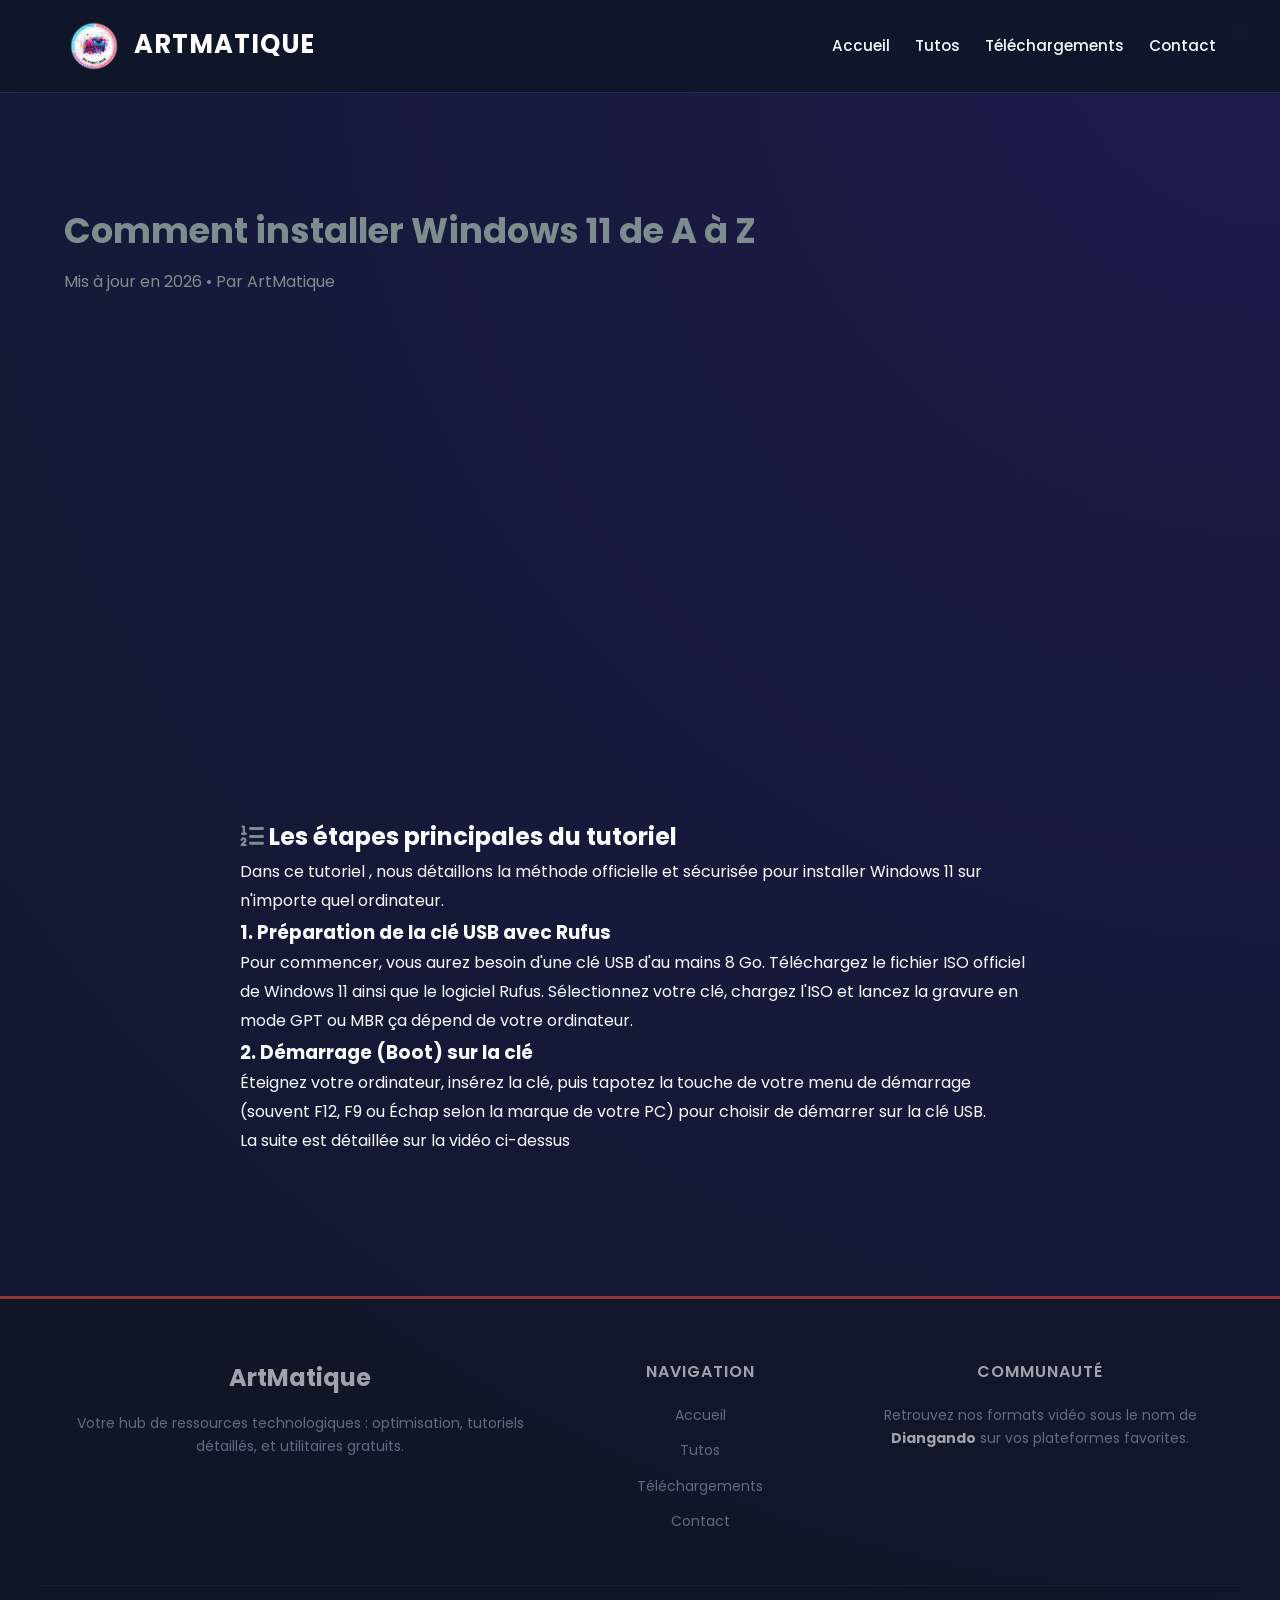
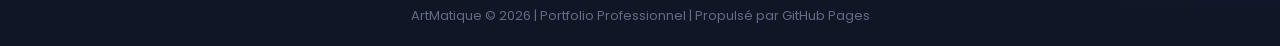
<file: tuto-installation-windows-11.html>
<!DOCTYPE html>
<html lang="fr">
<head>
    <meta charset="UTF-8">
    <!-- IMPORTANT : Un titre ultra-précis pour Google -->
    <title>Comment installer Windows 11 de A à Z avec Rufus | ArtMatique</title>
    <meta name="description" content="Guide complet en Wolof pour installer Windows 11 proprement. Apprenez à créer une clé USB bootable avec Rufus et à configurer votre PC.">
    <meta name="keywords" content="installer windows 11, rufus, clé usb bootable, tutoriel informatique, Sénégal">
    <meta name="viewport" content="width=device-width, initial-scale=1.0">
    <meta name="google-site-verification" content="CcK7PW3q4eCHnU6sGk1ZjInFiMDiixzeIgjHtxkePN4" />
    <meta name="google-adsense-account" content="ca-pub-4691083985046231">
    <script async src="https://pagead2.googlesyndication.com/pagead/js/adsbygoogle.js?client=ca-pub-4691083985046231"
     crossorigin="anonymous"></script>
    <link rel="stylesheet" href="https://cdnjs.cloudflare.com/ajax/libs/font-awesome/6.4.0/css/all.min.css">
    <link href="https://fonts.googleapis.com/css2?family=Poppins:wght@300;400;600;700&display=swap" rel="stylesheet">
    <link rel="stylesheet" href="css/style.css">
</head> 
<body>

<header>
    <div class="logo">
        <a href="index.html" title="logo_artmatique"><img src="assets/logo_1.png" alt="Logo" class="logo-img"></a><span>ArtMatique</span>
    </div>
    <nav>
        <ul>
            <li><a href="index.html">Accueil</a></li>
            <li><a href="tutos.html">Tutos</a></li>
            <li><a href="downloads.html">Téléchargements</a></li>
            <li><a href="contact.html">Contact</a></li>
        </ul>
    </nav>
</header>

<div class="container" style="margin-top: 50px;">
    <!-- Titre du Tutoriel -->
    <h1 style="color: #7f8c8d; font-size: 2.2rem; margin-bottom: 10px;">Comment installer Windows 11 de A à Z</h1>
    <p style="color: #7f8c8d; margin-bottom: 30px;">Mis à jour en 2026 • Par ArtMatique</p>

    <!-- La Vidéo en grand -->
    <div class="video-tuto-unique" style="width: 100%; max-width: 800px; margin: 0 auto 40px auto;">
        <div style="position: relative; padding-bottom: 56.25%; height: 0; overflow: hidden;">
            <iframe src="https://www.youtube.com/embed/o1-mGCYhW0E" 
                    style="position: absolute; top: 0; left: 0; width: 100%; height: 100%; border: 0;"
                    allowfullscreen></iframe>
        </div>
    </div>

    <!-- Le Guide Écrit (Ce que Google va adorer lire) -->
    <div class="tuto-text-content" style="max-width: 800px; margin: 0 auto; line-height: 1.8; style="color: white;">
        <h2><i class="fas fa-list-ol" style="color:#7f8c8d;"></i> Les étapes principales du tutoriel</h2>
        
        <p>Dans ce tutoriel , nous détaillons la méthode officielle et sécurisée pour installer Windows 11 sur n'importe quel ordinateur.</p>
        
        <h3>1. Préparation de la clé USB avec Rufus</h3>
        <p>Pour commencer, vous aurez besoin d'une clé USB d'au mains 8 Go. Téléchargez le fichier ISO officiel de Windows 11 ainsi que le logiciel Rufus. Sélectionnez votre clé, chargez l'ISO et lancez la gravure en mode GPT ou MBR ça dépend de votre ordinateur.</p>

        <h3>2. Démarrage (Boot) sur la clé</h3>
        <p>Éteignez votre ordinateur, insérez la clé, puis tapotez la touche de votre menu de démarrage (souvent F12, F9 ou Échap selon la marque de votre PC) pour choisir de démarrer sur la clé USB.</p>
            <p>La suite est détaillée sur la vidéo ci-dessus</p>
        <!-- Ajoutez autant de texte et de détails que vous le souhaitez ici -->
    </div>
</div>

<!-- Footer Nouveau et Plus Cool -->
<footer class="main-footer">
    <div class="footer-container">
        <div class="footer-brand">
            <h3>ArtMatique</h3>
            <p>Votre hub de ressources technologiques : optimisation, tutoriels détaillés, et utilitaires gratuits.</p>
        </div>
        <div class="footer-links">
            <h4>Navigation</h4>
            <ul>
                <li><a href="index.html">Accueil</a></li>
                <li><a href="tutos.html">Tutos</a></li>
                <li><a href="downloads.html">Téléchargements</a></li>
                <li><a href="contact.html">Contact</a></li>
            </ul>
        </div>
        <div class="footer-community">
            <h4>Communauté</h4>
            <p>Retrouvez nos formats vidéo sous le nom de <strong>Diangando</strong> sur vos plateformes favorites.</p>
        </div>
    </div>
    <div class="footer-bottom">
        <p>ArtMatique &copy; 2026 | Portfolio Professionnel | Propulsé par GitHub Pages</p>
    </div>
</footer>
</body>
</html>
</file>
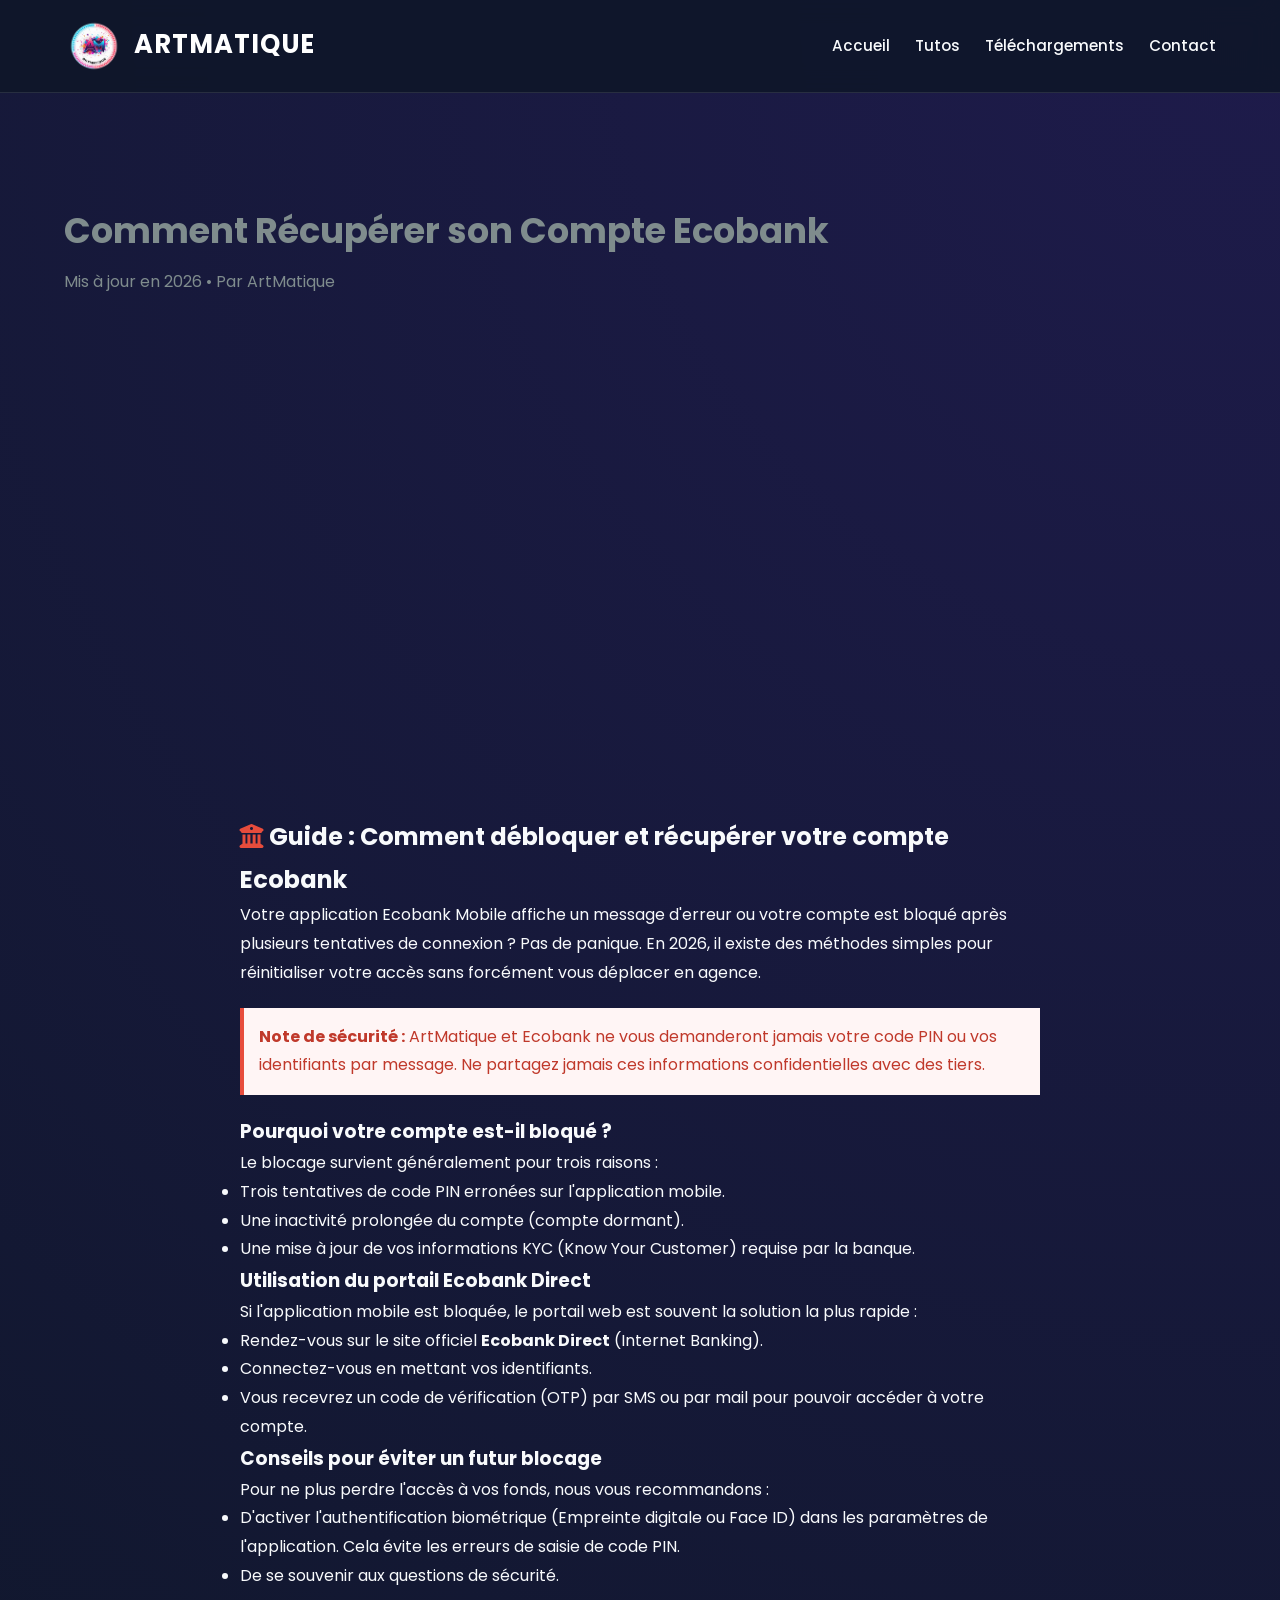
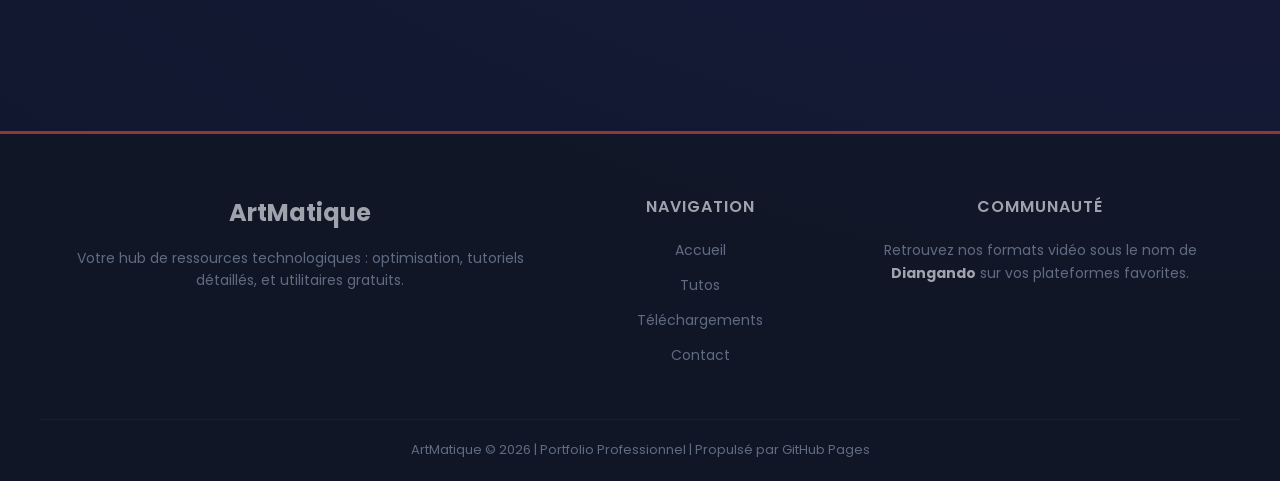
<file: tuto-recuperer-compte-ecobank.html>
<!DOCTYPE html>
<html lang="fr">
<head>
    <meta charset="UTF-8">
    <!-- IMPORTANT : Un titre ultra-précis pour Google -->
    <title>Comment débloquer son Compte Ecobank | ArtMatique</title>
    <meta name="description" content="Guide complet pour débloquer son compte Ecobank.">
    <meta name="keywords" content="débloquer Ecobank, récuperer son compte, tutoriel informatique, Sénégal">
    <meta name="viewport" content="width=device-width, initial-scale=1.0">
    <meta name="google-site-verification" content="CcK7PW3q4eCHnU6sGk1ZjInFiMDiixzeIgjHtxkePN4" />
    <meta name="google-adsense-account" content="ca-pub-4691083985046231">
    <script async src="https://pagead2.googlesyndication.com/pagead/js/adsbygoogle.js?client=ca-pub-4691083985046231"
     crossorigin="anonymous"></script>
    <link rel="stylesheet" href="https://cdnjs.cloudflare.com/ajax/libs/font-awesome/6.4.0/css/all.min.css">
    <link href="https://fonts.googleapis.com/css2?family=Poppins:wght@300;400;600;700&display=swap" rel="stylesheet">
    <link rel="stylesheet" href="css/style.css">
</head> 
<body>

<header>
    <div class="logo">
        <a href="index.html" title="logo_artmatique"><img src="assets/logo_1.png" alt="Logo" class="logo-img"></a><span>ArtMatique</span>
    </div>
    <nav>
        <ul>
            <li><a href="index.html">Accueil</a></li>
            <li><a href="tutos.html">Tutos</a></li>
            <li><a href="downloads.html">Téléchargements</a></li>
            <li><a href="contact.html">Contact</a></li>
        </ul>
    </nav>
</header>

<div class="container" style="margin-top: 50px;">
    <!-- Titre du Tutoriel -->
    <h1 style="color: #7f8c8d; font-size: 2.2rem; margin-bottom: 10px;">Comment Récupérer son Compte Ecobank</h1>
    <p style="color: #7f8c8d; margin-bottom: 30px;">Mis à jour en 2026 • Par ArtMatique</p>

    <!-- La Vidéo en grand -->
    <div class="video-tuto-unique" style="width: 100%; max-width: 800px; margin: 0 auto 40px auto;">
        <div style="position: relative; padding-bottom: 56.25%; height: 0; overflow: hidden;">
            <iframe src="https://www.youtube.com/embed/VDxaCQmh6RA" 
                    style="position: absolute; top: 0; left: 0; width: 100%; height: 100%; border: 0;"
                    allowfullscreen></iframe>
        </div>
    </div>

    <!-- Le Guide Écrit (Ce que Google va adorer lire) -->
    <div class="tuto-text-content" style="max-width: 800px; margin: 0 auto; line-height: 1.8; style="color: white;">
        <h2><i class="fas fa-university" style="color:#e74c3c;"></i> Guide : Comment débloquer et récupérer votre compte Ecobank</h2>

<p>Votre application Ecobank Mobile affiche un message d'erreur ou votre compte est bloqué après plusieurs tentatives de connexion ? Pas de panique. En 2026, il existe des méthodes simples pour réinitialiser votre accès sans forcément vous déplacer en agence.</p>

<blockquote style="background: #fff5f5; border-left: 4px solid #e74c3c; padding: 15px; margin: 20px 0; color: #c0392b;">
    <strong>Note de sécurité :</strong> ArtMatique et Ecobank ne vous demanderont jamais votre code PIN ou vos identifiants par message. Ne partagez jamais ces informations confidentielles avec des tiers.
</blockquote>

<h3>Pourquoi votre compte est-il bloqué ?</h3>
<p>Le blocage survient généralement pour trois raisons :</p>
<ul>
    <li>Trois tentatives de code PIN erronées sur l'application mobile.</li>
    <li>Une inactivité prolongée du compte (compte dormant).</li>
    <li>Une mise à jour de vos informations KYC (Know Your Customer) requise par la banque.</li>
</ul>

<h3>Utilisation du portail Ecobank Direct</h3>
<p>Si l'application mobile est bloquée, le portail web est souvent la solution la plus rapide :</p>
<ul>
    <li>Rendez-vous sur le site officiel <strong>Ecobank Direct</strong> (Internet Banking).</li>
    <li>Connectez-vous en mettant vos identifiants.</li>
    <li>Vous recevrez un code de vérification (OTP) par SMS ou par mail pour pouvoir accéder à votre compte.</li>
</ul>

<h3>Conseils pour éviter un futur blocage</h3>
<p>Pour ne plus perdre l'accès à vos fonds, nous vous recommandons :</p>
<ul>
    <li>D'activer l'authentification biométrique (Empreinte digitale ou Face ID) dans les paramètres de l'application. Cela évite les erreurs de saisie de code PIN.</li>
    <li>De se souvenir aux questions de sécurité.</li>
</ul>
        <!-- Ajoutez autant de texte et de détails que vous le souhaitez ici -->
    </div>
</div>

<!-- Footer Nouveau et Plus Cool -->
<footer class="main-footer">
    <div class="footer-container">
        <div class="footer-brand">
            <h3>ArtMatique</h3>
            <p>Votre hub de ressources technologiques : optimisation, tutoriels détaillés, et utilitaires gratuits.</p>
        </div>
        <div class="footer-links">
            <h4>Navigation</h4>
            <ul>
                <li><a href="index.html">Accueil</a></li>
                <li><a href="tutos.html">Tutos</a></li>
                <li><a href="downloads.html">Téléchargements</a></li>
                <li><a href="contact.html">Contact</a></li>
            </ul>
        </div>
        <div class="footer-community">
            <h4>Communauté</h4>
            <p>Retrouvez nos formats vidéo sous le nom de <strong>Diangando</strong> sur vos plateformes favorites.</p>
        </div>
    </div>
    <div class="footer-bottom">
        <p>ArtMatique &copy; 2026 | Portfolio Professionnel | Propulsé par GitHub Pages</p>
    </div>
</footer>
</body>
</html>
</file>
<file: css/style.css>
:root {
            --primary: #6366f1; 
            --secondary: #a855f7; 
            --dark: #0f172a;
            --glass: rgba(255, 255, 255, 0.05);
            --text: #f8fafc;
            --transition: all 0.3s ease;
        }

        * { box-sizing: border-box; margin: 0; padding: 0; }

        body {
            font-family: 'Poppins', sans-serif;
            background: radial-gradient(circle at top right, #1e1b4b, #0f172a);
            color: var(--text);
            min-height: 100vh;
            line-height: 1.6;
                    /*sl*/
        }

        /* --- NAVIGATION --- */
        header {
            background: rgba(15, 23, 42, 0.9);
            backdrop-filter: blur(12px);
            padding: 1rem 5%;
            display: flex;
            justify-content: space-between;
            align-items: center;
            position: sticky;
            top: 0;
            z-index: 1000;
            border-bottom: 1px solid rgba(255,255,255,0.1);
        }

        .logo { font-size: 1.6rem; font-weight: 700; color: var(--primary); text-transform: uppercase; letter-spacing: 1px; }
        .logo span { color: white; }

        nav ul { display: flex; list-style: none; gap: 25px; align-items: center; }
        nav a { text-decoration: none; color: var(--text); font-size: 0.95rem; font-weight: 500; transition: var(--transition); }
        nav a:hover { color: var(--primary); }

        .nav-tools { display: flex; align-items: center; gap: 20px; }

        .search-box {
            position: relative;
            background: var(--glass);
            border-radius: 25px;
            padding: 6px 15px;
            display: flex;
            align-items: center;
            border: 1px solid rgba(255,255,255,0.2);
        }
        .search-box input {
            background: transparent;
            border: none;
            color: white;
            outline: none;
            margin-left: 10px;
            width: 140px;
        }

        .btn-login {
            background: linear-gradient(45deg, var(--primary), var(--secondary));
            padding: 8px 22px;
            border-radius: 25px;
            font-weight: 600;
            border: none;
            color: white;
            cursor: pointer;
            transition: var(--transition);
        }
        .btn-login:hover { transform: scale(1.05); box-shadow: 0 0 15px rgba(99, 102, 241, 0.4); }

        /* --- HERO SECTION --- */
        .hero {
            padding: 120px 5% 80px;
            text-align: center;
            background: url('https://www.transparenttextures.com/patterns/carbon-fibre.png');
        }
        .hero h1 { font-size: 4rem; margin-bottom: 15px; background: linear-gradient(to right, #fff, var(--primary)); -webkit-background-clip: text; -webkit-text-fill-color: transparent; }
        .hero p { font-size: 1.2rem; opacity: 0.8; max-width: 700px; margin: 0 auto; } 

        /* --- CONTENU --- */
        .container { padding: 60px 5%; }
        .section-title { margin-bottom: 40px; font-size: 2.2rem; display: flex; align-items: center; gap: 15px; }

        .grid_main {
            display: grid;
            grid-template-columns: repeat(auto-fit, minmax(320px, 1fr));
            gap: 30px;
                    
        }

        .card {
            background: var(--glass);
            border: 1px solid rgba(255,255,255,0.1);
            border-radius: 24px;
            padding: 30px;
            transition: var(--transition);
        }
        .card:hover {
            transform: translateY(-10px);
            background: rgba(255, 255, 255, 0.08);
            border-color: var(--primary);
        }
        .card i { font-size: 2.8rem; color: var(--secondary); margin-bottom: 20px; display: block; }
        .card h3 { margin-bottom: 15px; font-size: 1.4rem; }

        /* --- DOWNLOADS ---- */
        .download-container {
            background: var(--glass);
            border-radius: 24px;
            padding: 20px;
            max-width: 900px;
            margin: 0 auto;
        }
        .dl-item {
            display: flex;
            justify-content: space-between;
            align-items: center;
            background: rgba(15, 23, 42, 0.4);
            padding: 20px;
            border-radius: 16px;
            margin-bottom: 12px;
            border: 1px solid rgba(255,255,255,0.05);
            transition: 0.3s;
        }
        .dl-item:hover { border-color: var(--secondary); }
        .btn-action {
            color: var(--primary);
            text-decoration: none;
            font-weight: 700;
            border: 2px solid var(--primary);
            padding: 8px 20px;
            border-radius: 10px;
            transition: var(--transition);
        }
        .btn-action:hover { background: var(--primary); color: white; }

        /* --- NOUS SUIVRE --- */
        .social-section {
            text-align: center;
            padding: 80px 5%;
            background: rgba(0, 0, 0, 0.2);
            margin-top: 50px;
        }
        .social-links {
            display: flex;
            justify-content: center;
            flex-wrap: wrap;
            gap: 40px;
            margin-top: 40px;
        }
        .social-icon {
            display: flex;
            flex-direction: column;
            align-items: center;
            text-decoration: none;
            color: #94a3b8;
            transition: all 0.4s cubic-bezier(0.175, 0.885, 0.32, 1.275);
        }
        .social-icon i { font-size: 3rem; margin-bottom: 10px; }
        .social-icon span { font-size: 0.85rem; font-weight: 600; letter-spacing: 1px; }

        .social-icon:hover { transform: translateY(-10px) scale(1.1); }
        .tiktok:hover { color: #ff0050; }
        .youtube:hover { color: #ff0000; }
        .facebook:hover { color: #1877f2; }
        .instagram:hover { color: #e1306c; }

        /* --- FOOTER --- */
        footer {
            text-align: center;
            padding: 40px;
            border-top: 1px solid var(--glass);
            font-size: 0.9rem;
            opacity: 0.6;
        }

        /* Mobile Optimization */
       /* --- SECTION TUTOS (CORRECTION) --- */

/* Conteneur principal des vidéos */
.grid {
    display: flex;
    flex-direction: column; /* Aligne verticalement */
    gap: 50px;
    max-width: 900px; /* Un peu plus large pour que la vidéo respire */
    margin: 40px auto;
}

/* La carte Tuto */
.grid .card {
    background: rgba(255, 255, 255, 0.03);
    backdrop-filter: blur(10px);
    border: 1px solid rgba(255, 255, 255, 0.08);
    border-radius: 30px;
    padding: 40px; /* Plus d'espace interne */
    width: 100%;
    transition: var(--transition);
}

.grid .card:hover {
    transform: translateY(-5px);
    background: rgba(255, 255, 255, 0.06);
    border-color: var(--primary);
    box-shadow: 0 20px 40px rgba(0, 0, 0, 0.4);
}

/* Taille de la vidéo */
.video-container {
    position: relative;
    padding-bottom: 56.25%; /* Ratio 16:9 */
    height: 0;
    overflow: hidden;
    border-radius: 20px;
    margin-bottom: 25px;
    box-shadow: 0 10px 30px rgba(0, 0, 0, 0.5);
}

.video-container iframe {
    position: absolute;
    top: 0; left: 0;
    width: 100%; height: 100%;
    border: none;
}

/* Badge de catégorie */
.tag {
    background: linear-gradient(45deg, var(--primary), var(--secondary));
    color: white;
    font-size: 0.75rem;
    padding: 6px 15px;
    border-radius: 50px;
    text-transform: uppercase;
    font-weight: 700;
    display: inline-block;
    margin-bottom: 15px;
}

/* Texte */
.card-content h3 {
    color: #fff;
    font-size: 1.8rem;
    margin-bottom: 15px;
}

.card-content p {
    font-size: 1.05rem;
    color: #cbd5e1;
    margin-bottom: 30px;
    line-height: 1.8;
}

/* BOUTON YOUTUBE  */
.grid .btn-action {
    display: inline-flex; /* Utilise flex pour aligner l'icône et le texte */
    align-items: center;  /* Aligne verticalement au centre */
    justify-content: center;
    gap: 12px;           /* Espace entre l'icône et le texte */
    background: transparent;
    color: var(--primary);
    border: 2px solid var(--primary);
    padding: 12px 28px;
    border-radius: 12px;
    text-decoration: none;
    font-weight: 700;
    transition: var(--transition);
}

.grid .btn-action i {
    font-size: 1.2rem;   /* Taille de l'icône YouTube */
    color: inherit;      /* Prend la couleur du bouton */
    margin-bottom: 0;    /* Supprime la marge du bas qui décalait tout */
    display: inline-block;
}

.grid .btn-action:hover {
    background: var(--primary);
    color: white;
    transform: scale(1.02);
}

/* Logo */
.logo-img {
    height: 60px; /* Réduit à 60px car 120px cassait probablement ton header */
    vertical-align: middle;
    margin-right: 10px;
}

/* Mobile */
@media (max-width: 768px) {
    .grid { padding: 0 10px; }
    .grid .card { padding: 20px; }
    .card-content h3 { font-size: 1.4rem; }
}

/* ==========================================================================
   BANNIÈRE HERO (Ajustements styles)
   ========================================================================== */
.hero {
    background-image: linear-gradient(rgba(12, 17, 29, 0.4), rgba(12, 17, 29, 0.75)), url('../assets/banner.png');
    background-size: cover;
    background-position: center;
    background-repeat: no-repeat;
    min-height: 450px;
    display: flex;
    justify-content: center;
    align-items: center;
    padding: 40px 20px;
    box-sizing: border-box;
}

.hero-content {
    background: rgba(12, 17, 29, 0.65);
    backdrop-filter: blur(8px);
    -webkit-backdrop-filter: blur(8px);
    padding: 35px 50px;
    border-radius: 15px;
    max-width: 800px;
    text-align: center;
    border: 1px solid rgba(255, 255, 255, 0.1);
    box-shadow: 0 10px 30px rgba(0, 0, 0, 0.3);
}

.hero h1 {
    color: #ffffff;
    font-size: 2.8rem;
    font-weight: 700;
    margin: 0 0 15px 0;
    letter-spacing: 1px;
}

.hero p {
    color: #e2e8f0;
    font-size: 1.2rem;
    line-height: 1.6;
    margin: 0;
}

@media (max-width: 768px) {
    .hero { min-height: 350px; }
    .hero h1 { font-size: 2rem; }
    .hero p { font-size: 1rem; }
    .hero-content { padding: 20px; }
}

/* ==========================================================================
   NOUVEAU FOOTER LOOK PRO
   ========================================================================== */
.main-footer {
    background-color: #111622;
    color: #94a3b8;
    padding: 60px 0 20px 0;
    font-family: 'Poppins', sans-serif;
    margin-top: 80px;
    border-top: 3px solid #e74c3c; /* Rappel de la couleur d'accent d'ArtMatique */
}

.footer-container {
    max-width: 1200px;
    margin: 0 auto;
    display: grid;
    grid-template-columns: 2fr 1fr 1.5fr;
    gap: 40px;
    padding: 0 20px;
}

.footer-brand h3 {
    color: #ffffff;
    font-size: 24px;
    margin: 0 0 15px 0;
    font-weight: 700;
}

.footer-brand p {
    font-size: 14px;
    line-height: 1.6;
}

.footer-links h4, .footer-community h4 {
    color: #ffffff;
    font-size: 16px;
    font-weight: 600;
    margin: 0 0 20px 0;
    text-transform: uppercase;
    letter-spacing: 1px;
}

.footer-links ul {
    list-style: none;
    padding: 0;
    margin: 0;
}

.footer-links ul li {
    margin-bottom: 12px;
}

.footer-links ul li a {
    color: #94a3b8;
    text-decoration: none;
    font-size: 14px;
    transition: color 0.3s ease;
}

.footer-links ul li a:hover {
    color: #e74c3c;
    padding-left: 5px;
}

.footer-community p {
    font-size: 14px;
    line-height: 1.6;
}

.footer-community strong {
    color: #ffffff;
}

.footer-bottom {
    max-width: 1200px;
    margin: 40px auto 0 auto;
    padding: 20px 20px 0 20px;
    border-top: 1px solid rgba(148, 163, 184, 0.1);
    text-align: center;
    font-size: 13px;
}

@media (max-width: 768px) {
    .footer-container {
        grid-template-columns: 1fr;
        gap: 30px;
        text-align: center;
    }
    .footer-links ul li a:hover {
        padding-left: 0;
    }
}

/* Style du tableau de téléchargement */
.download-table {
    width: 100%;
    background: white;
    border-radius: 10px;
    overflow: hidden;
    box-shadow: 0 4px 15px rgba(0,0,0,0.1);
    margin-top: 20px;
}

.table-header {
    display: grid;
    grid-template-columns: 2fr 1fr 1fr;
    background: #2c3e50;
    color: white;
    padding: 15px;
    font-weight: 600;
    text-transform: uppercase;
    font-size: 14px;
}

.table-row {
    display: grid;
    grid-template-columns: 2fr 1fr 1fr;
    padding: 15px;
    border-bottom: 1px solid #eee;
    align-items: center;
    transition: background 0.3s;
}

.table-row:hover {
    background: #f9f9f9;
}

.table-row .name {
    display: flex;
    align-items: center;
    gap: 15px;
    font-weight: 600;
    color: #333;
}

.table-row .name i {
    color: #e74c3c; /* Couleur rouge ArtMatique */
    font-size: 20px;
}

.btn-download {
    background: #27ae60;
    color: white;
    padding: 8px 15px;
    border-radius: 5px;
    text-decoration: none;
    font-size: 13px;
    display: inline-block;
    transition: 0.3s;
}

.btn-download:hover {
    background: #219150;
    transform: translateY(-2px);
}
</file>
